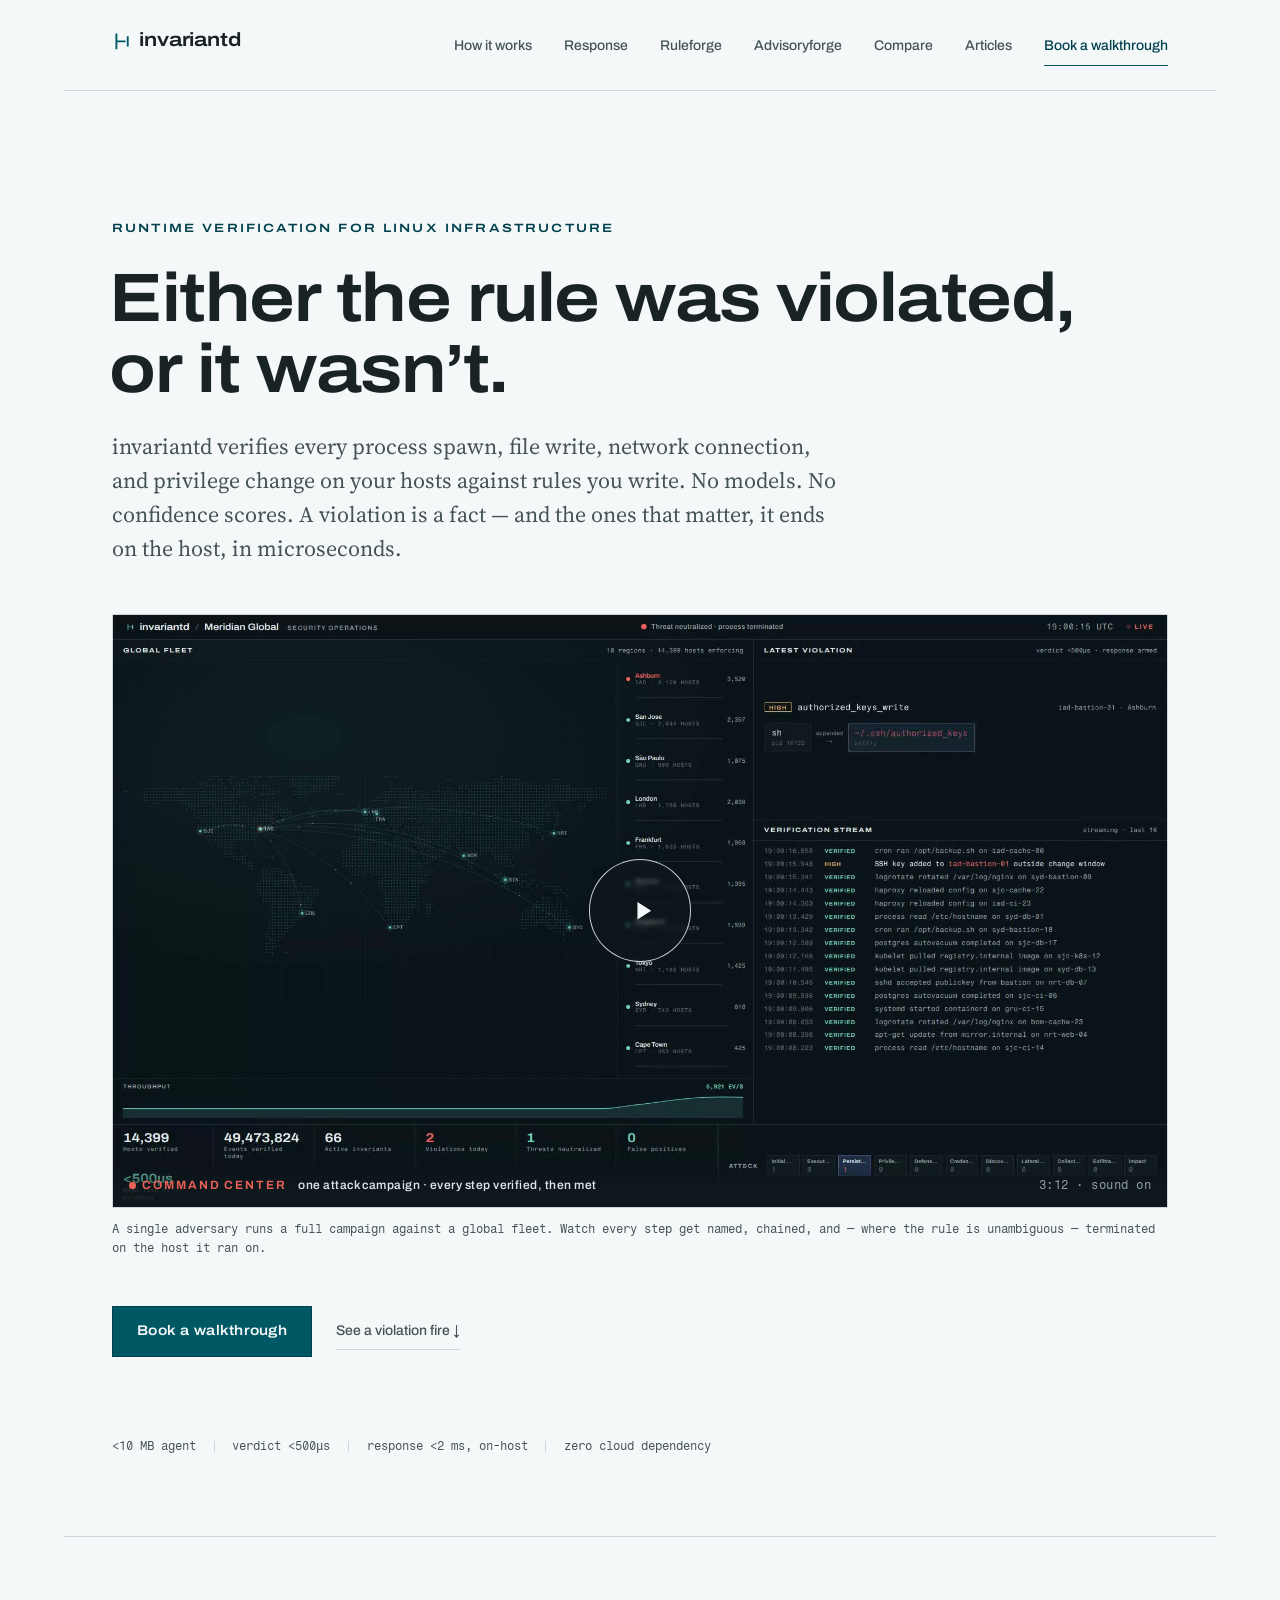
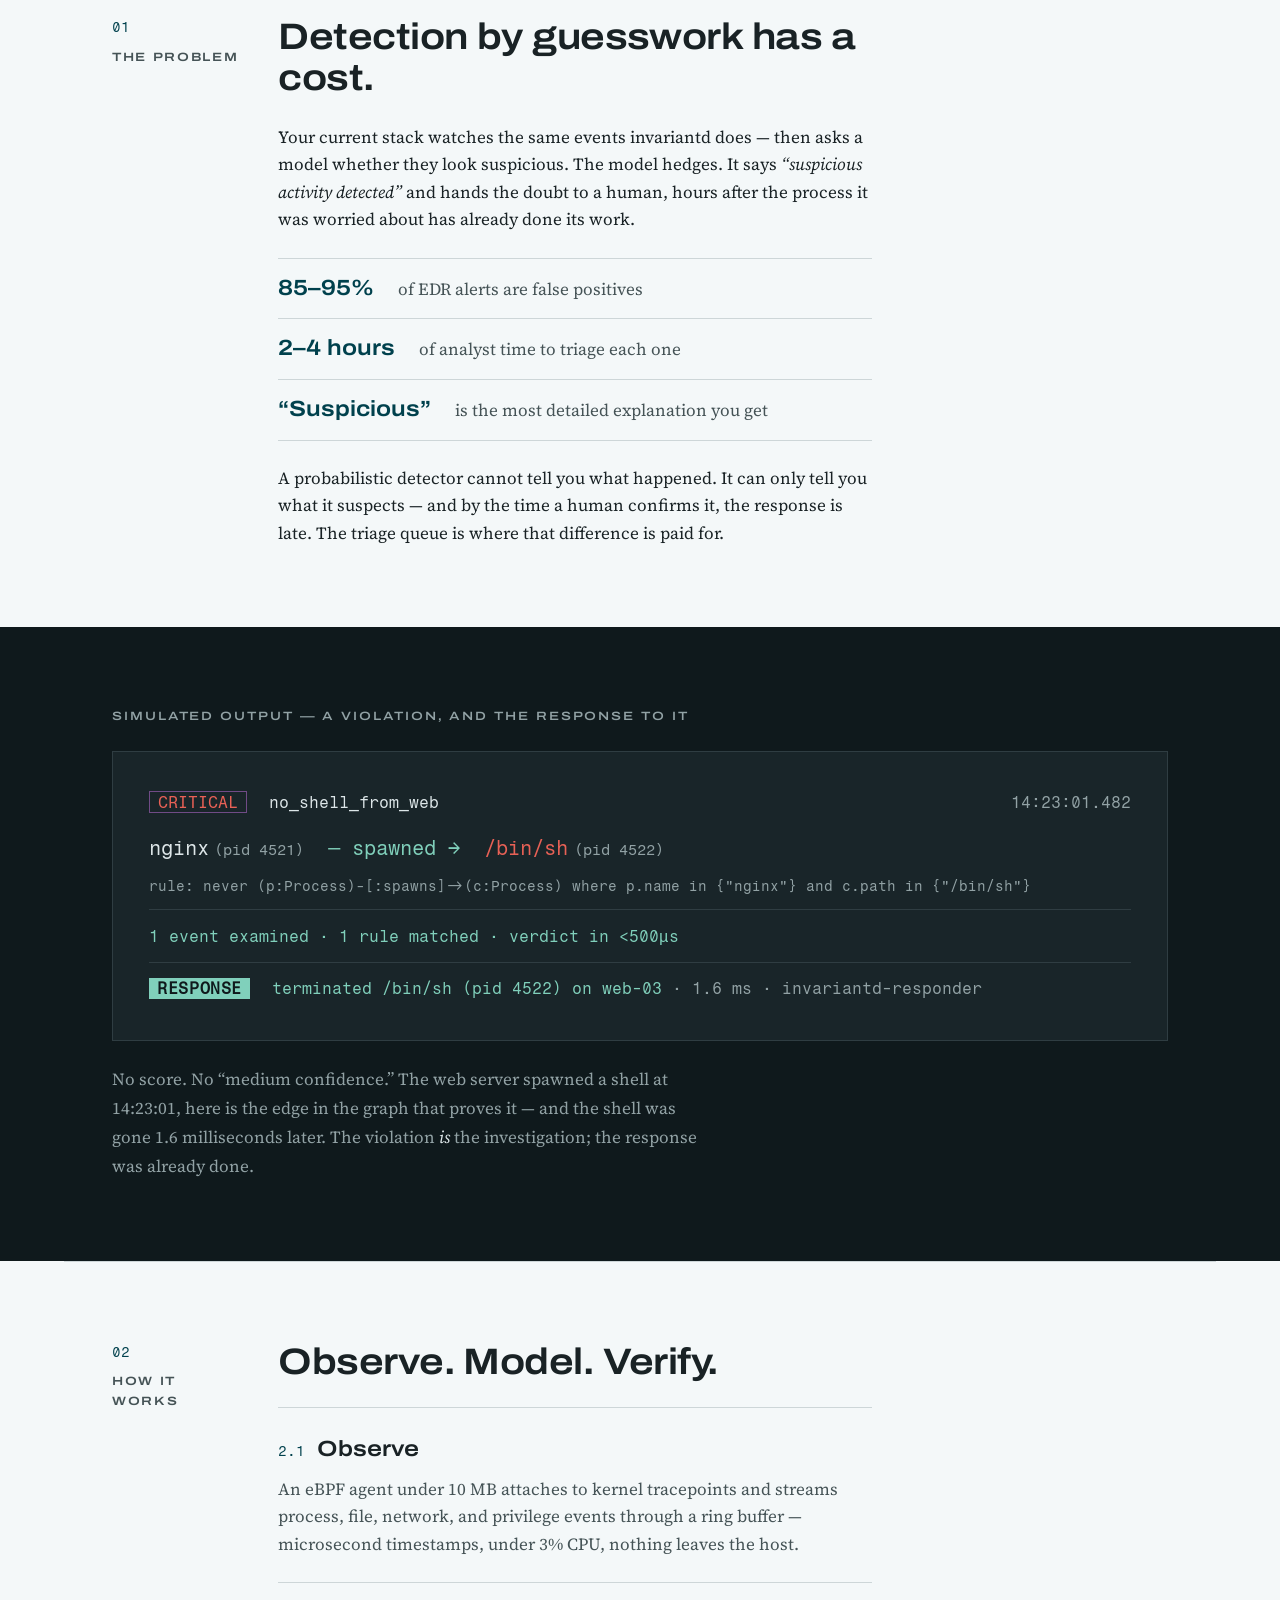
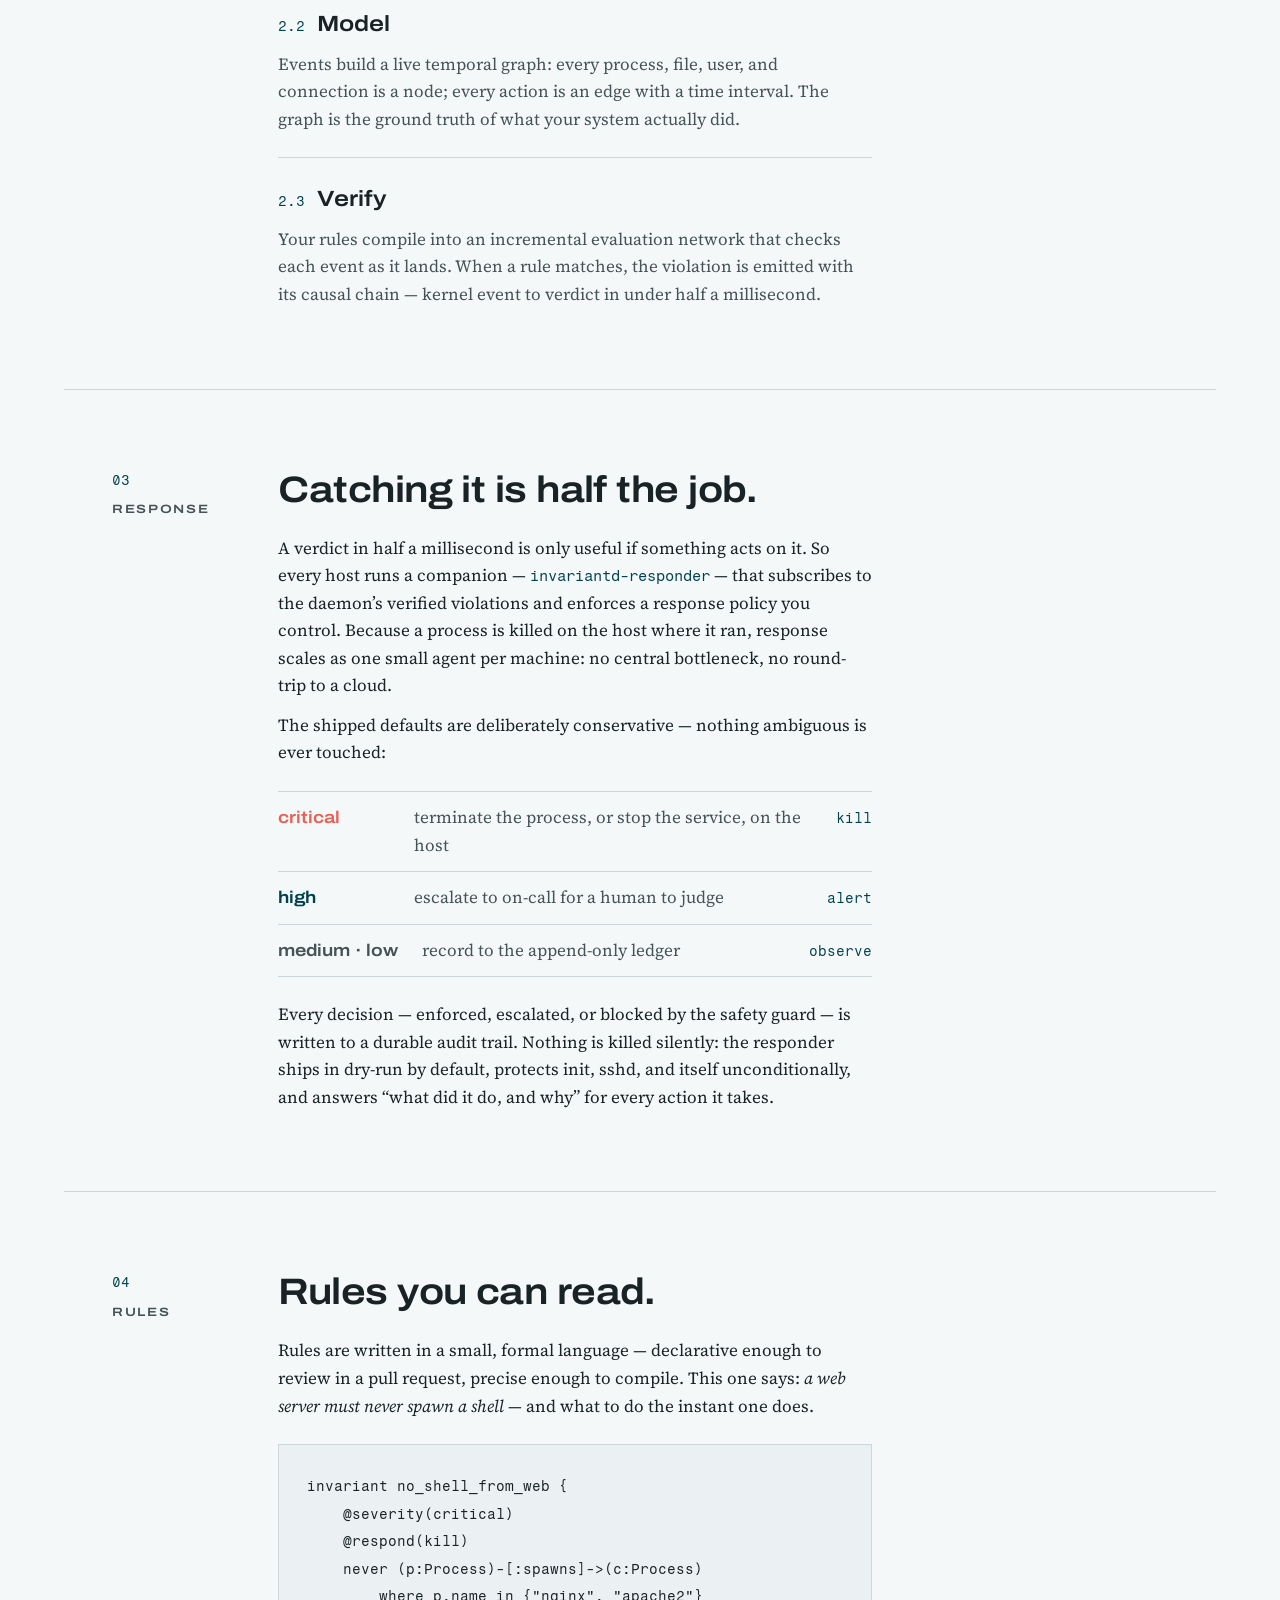
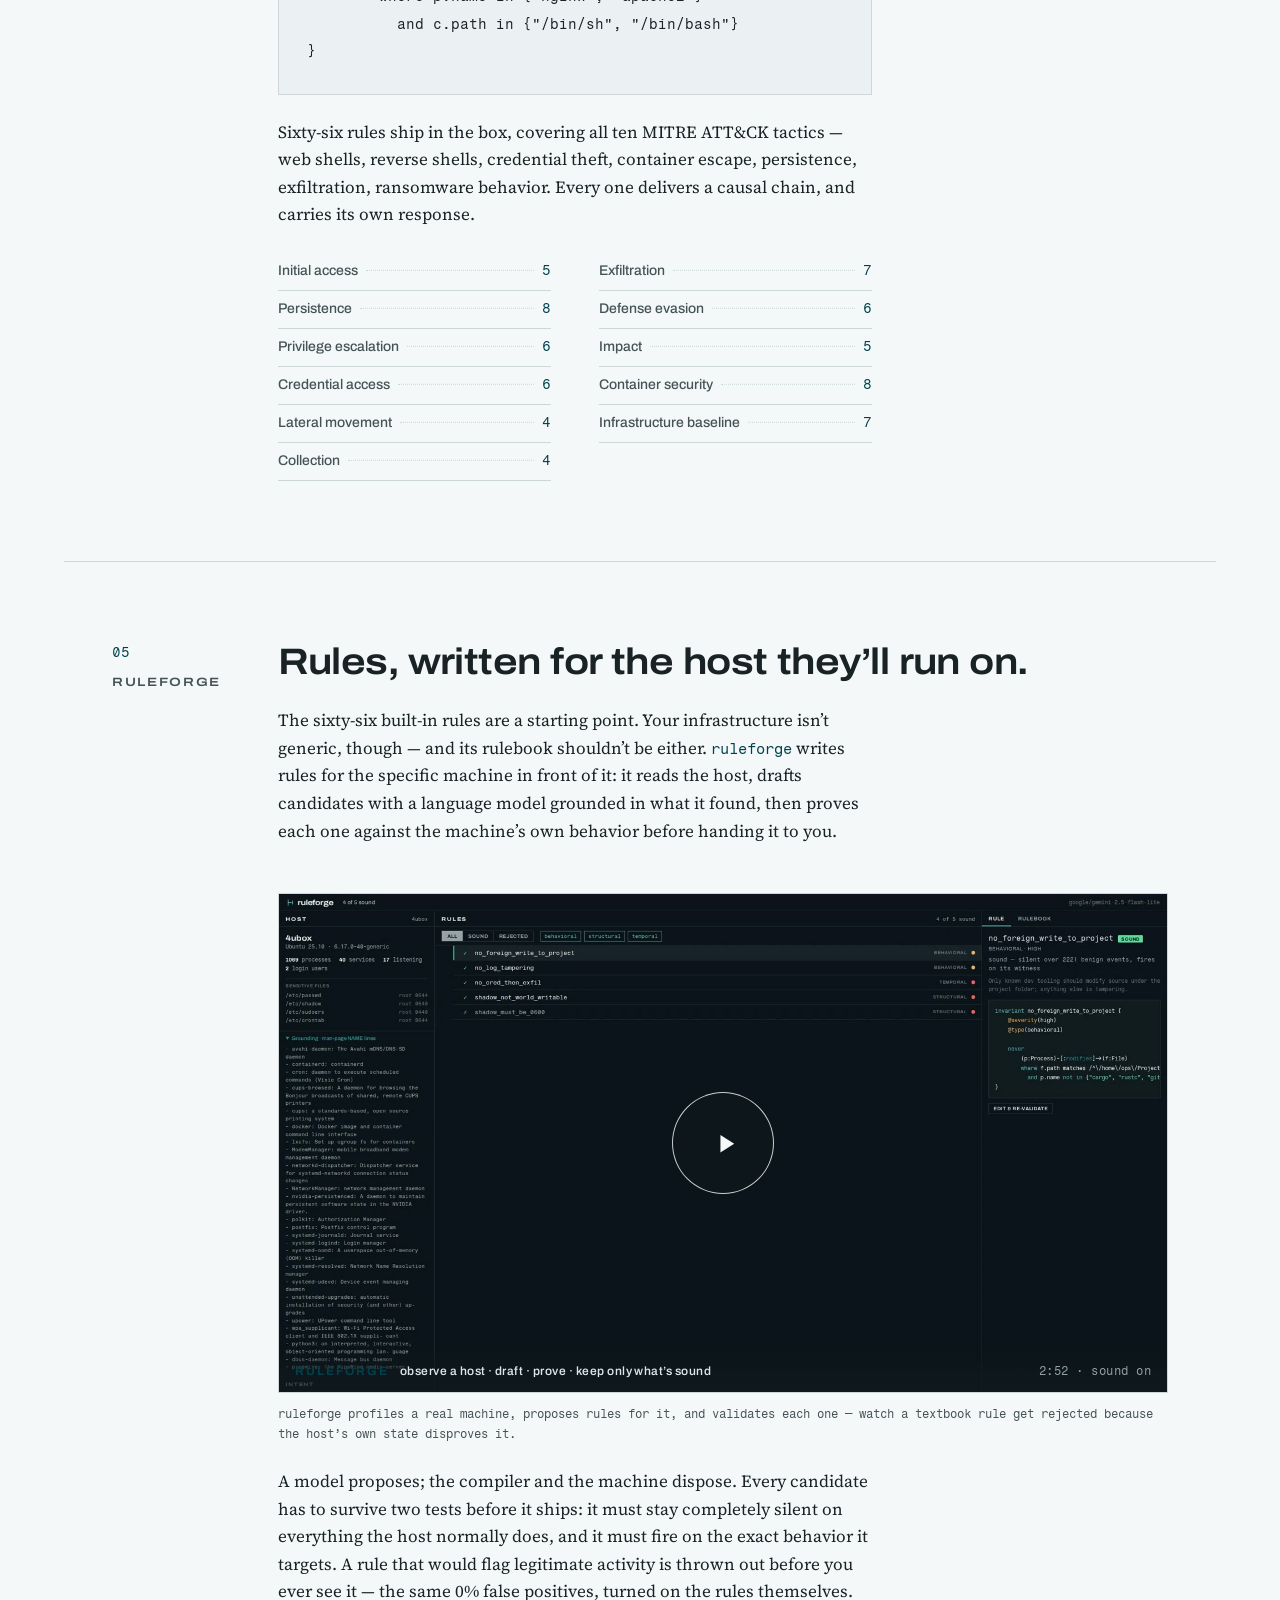
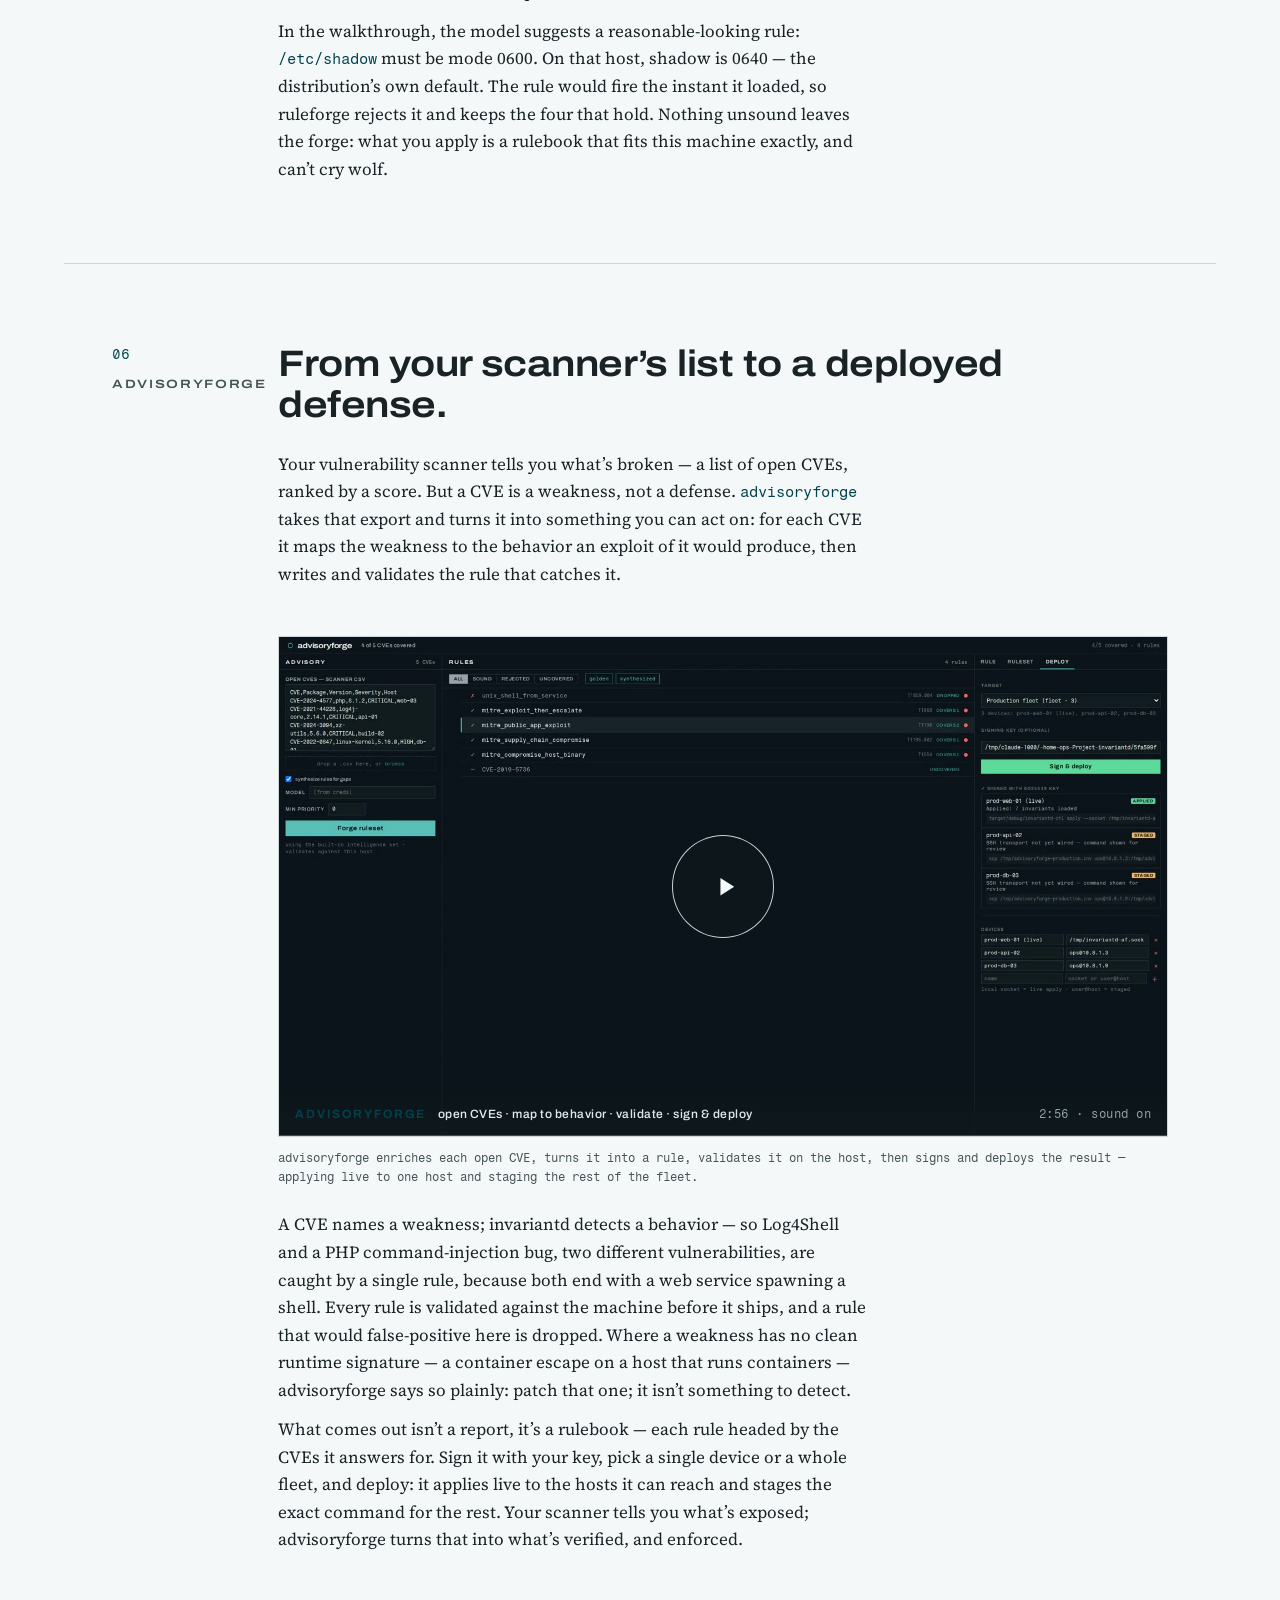
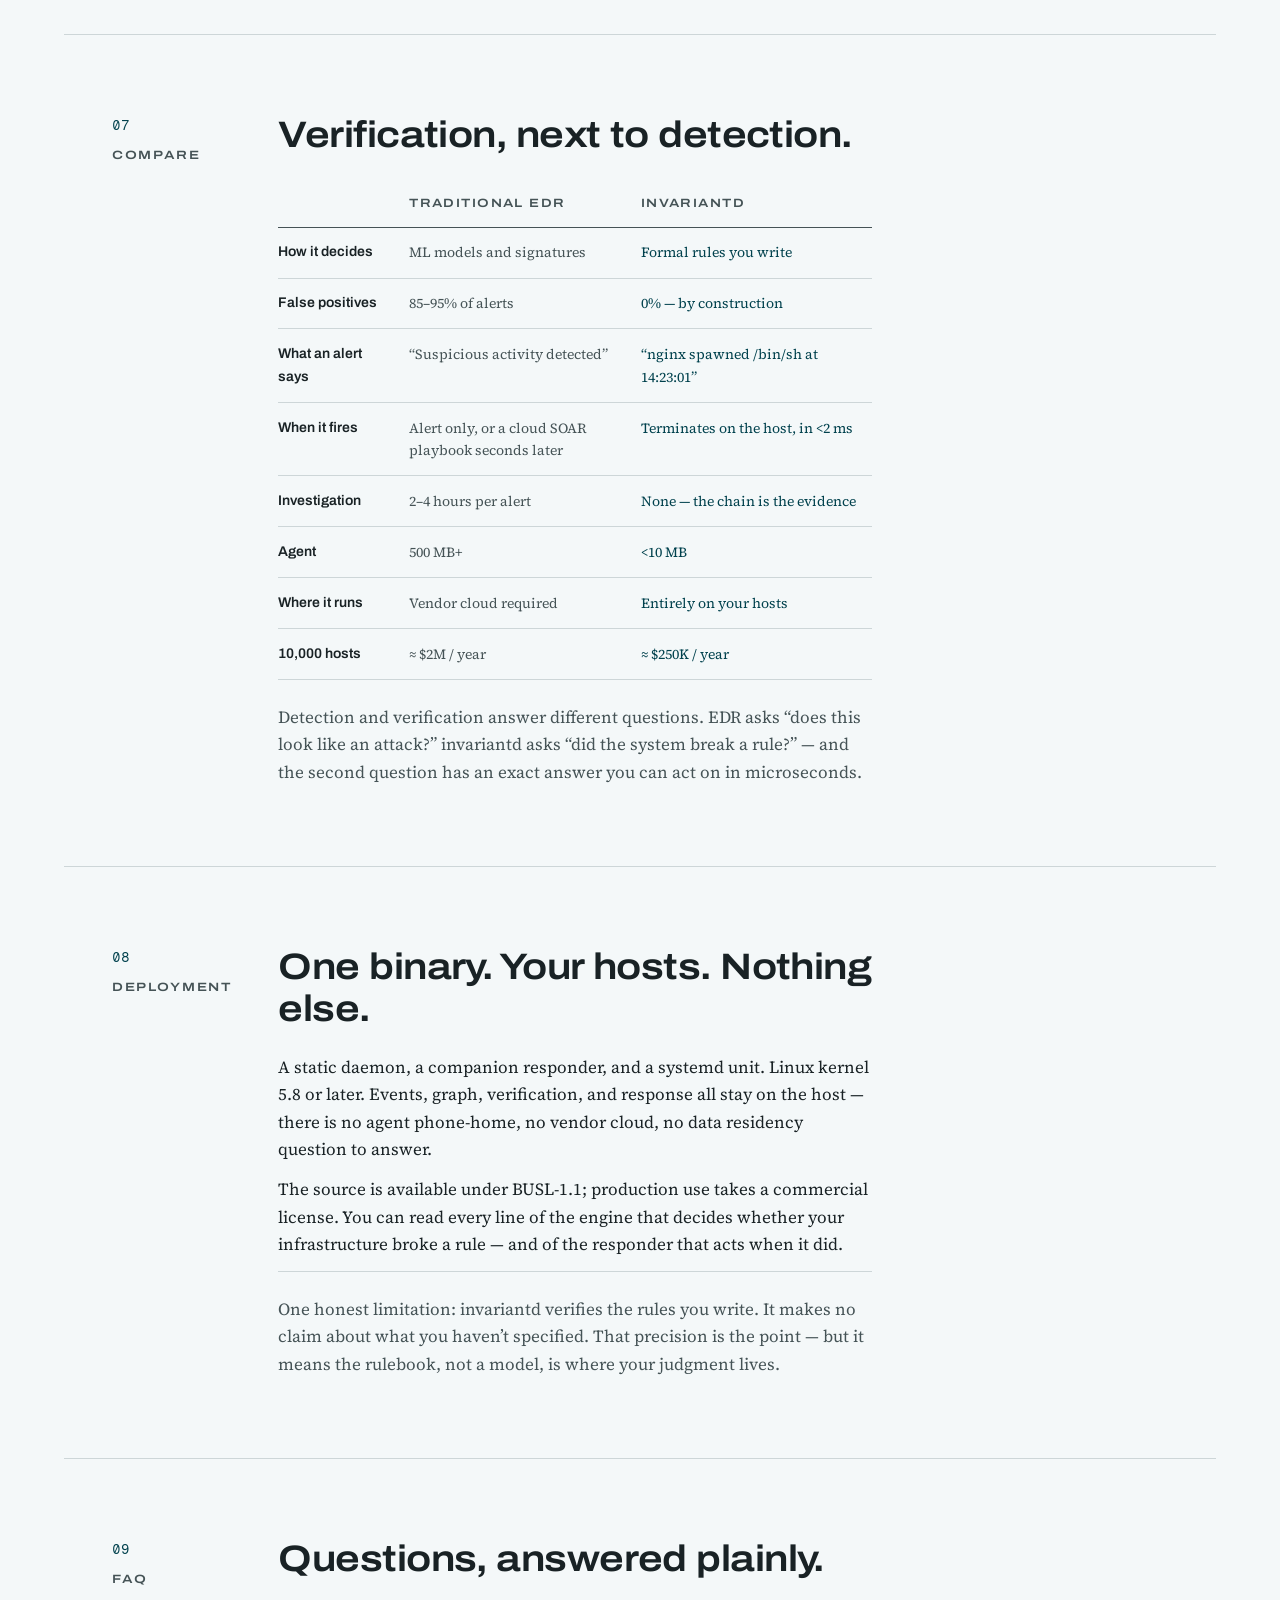
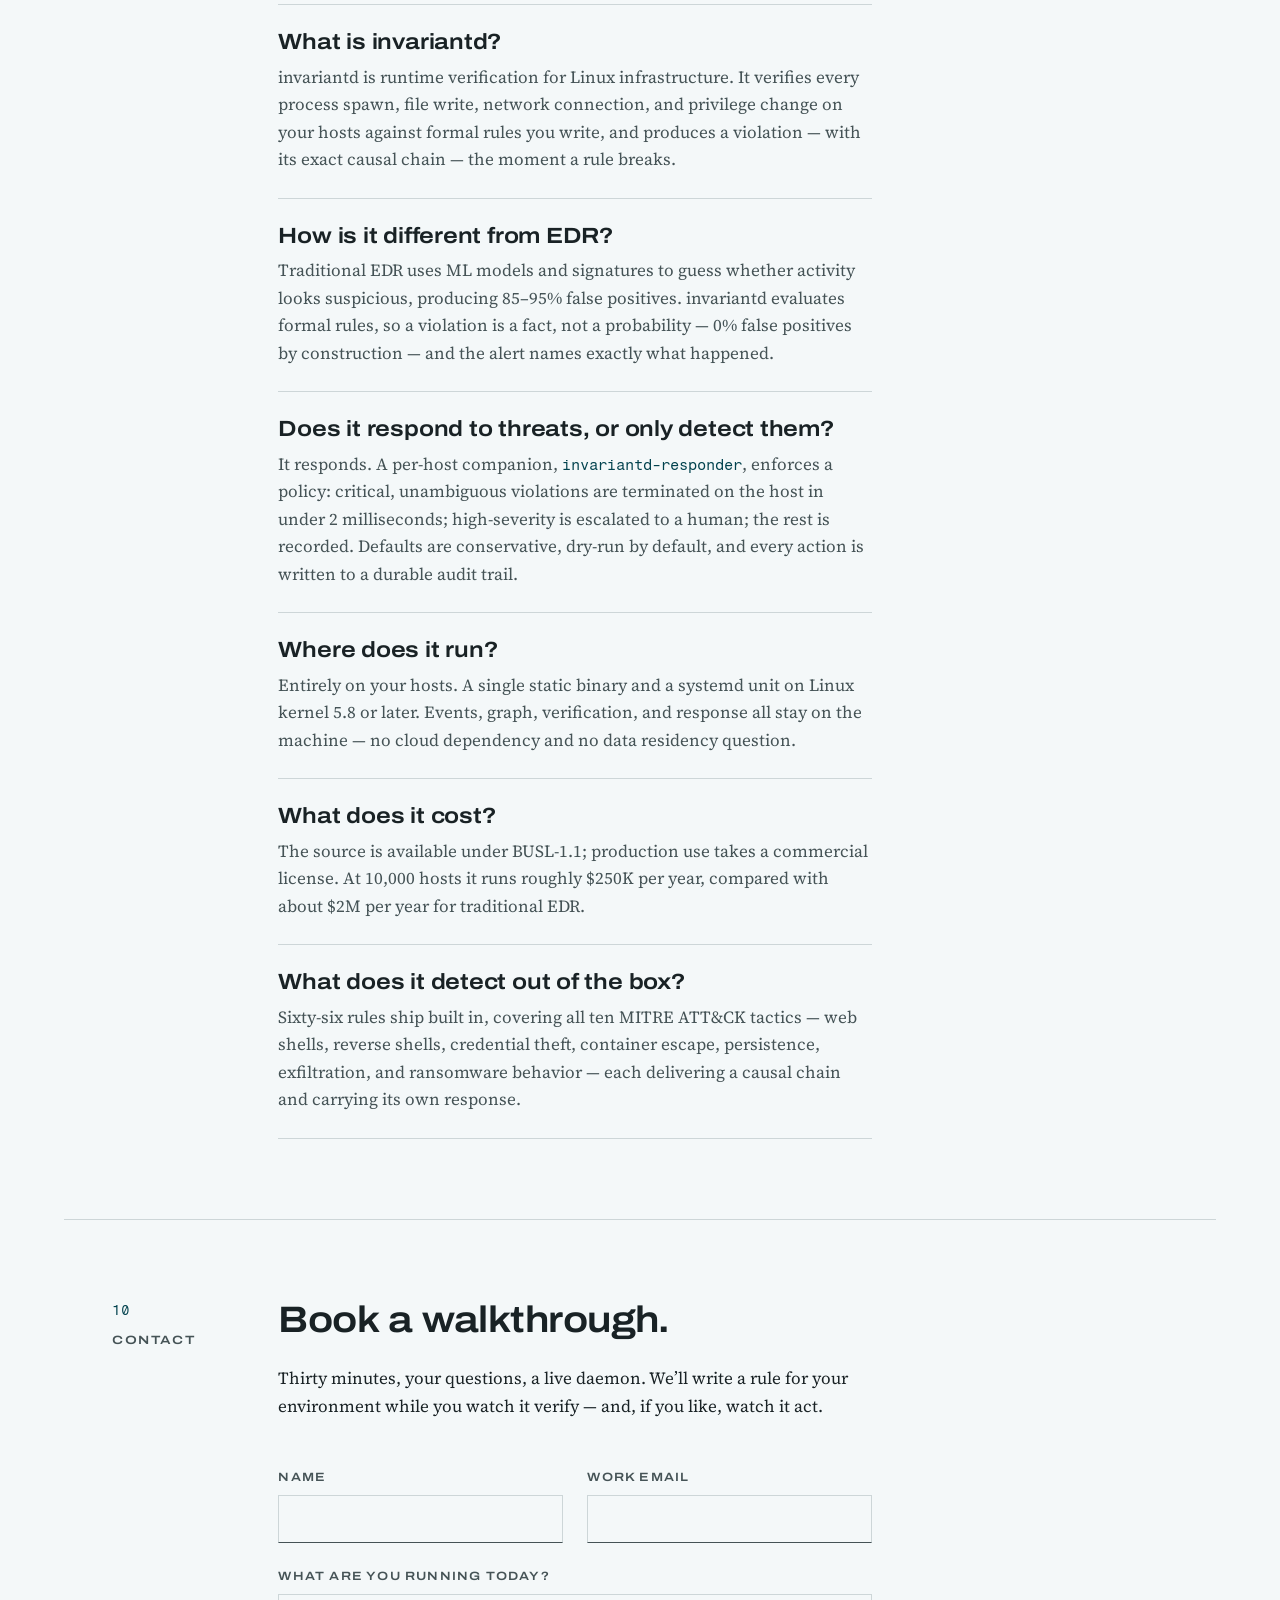
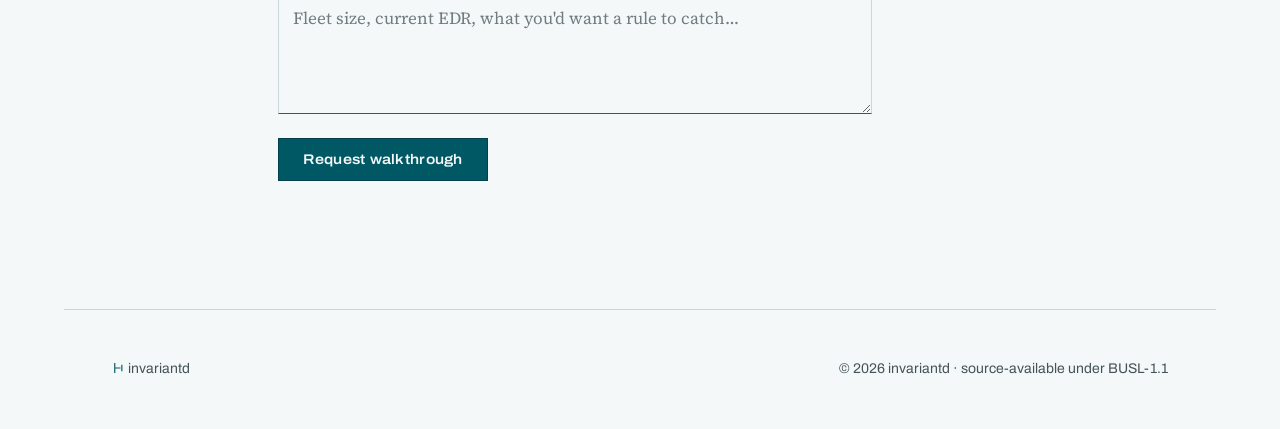
<file: site/index.html>
<!doctype html>
<html lang="en">
<head>
  <meta charset="utf-8">
  <meta name="viewport" content="width=device-width, initial-scale=1">
  <title>invariantd — Either the rule was violated, or it wasn't.</title>
  <meta name="description" content="Runtime verification for Linux infrastructure. invariantd verifies every event on your hosts against rules you write — 0% false positives by design — and terminates the critical ones on the host, in microseconds. Every violation arrives with its exact causal chain.">
  <link rel="canonical" href="https://invariantd.com/">
  <meta name="robots" content="index, follow, max-image-preview:large, max-snippet:-1, max-video-preview:-1">
  <meta name="author" content="invariantd">
  <meta name="keywords" content="runtime verification, EDR alternative, eBPF security, Linux security, formal rules, zero false positives, active response, MITRE ATT&CK, causal chain, invariantd">
  <meta name="theme-color" content="#f7f9f9">
  <meta property="og:type" content="website">
  <meta property="og:site_name" content="invariantd">
  <meta property="og:locale" content="en_US">
  <meta property="og:url" content="https://invariantd.com/">
  <meta property="og:title" content="invariantd — Either the rule was violated, or it wasn't.">
  <meta property="og:description" content="Runtime verification for Linux infrastructure. Formal rules, 0% false positives by design — and the critical violations end on the host, in microseconds.">
  <meta property="og:image" content="https://invariantd.com/og.jpg">
  <meta property="og:image:type" content="image/jpeg">
  <meta property="og:image:width" content="1200">
  <meta property="og:image:height" content="630">
  <meta property="og:image:alt" content="invariantd command center — a global fleet under a live attack campaign, every step verified and neutralized on the host.">
  <meta name="twitter:card" content="summary_large_image">
  <meta name="twitter:title" content="invariantd — Either the rule was violated, or it wasn't.">
  <meta name="twitter:description" content="Runtime verification for Linux infrastructure. Formal rules, 0% false positives by design — and the critical violations end on the host, in microseconds.">
  <meta name="twitter:image" content="https://invariantd.com/og.jpg">
  <meta name="twitter:image:alt" content="invariantd command center — a global fleet under a live attack campaign.">
  <link rel="icon" href="data:image/svg+xml,%3Csvg xmlns='http://www.w3.org/2000/svg' viewBox='0 0 32 32'%3E%3Crect width='32' height='32' rx='4' fill='%23244e5c'/%3E%3Cpath d='M10 8v16M10 16h9M23 11v10' stroke='%23f2f6f6' stroke-width='2.8' fill='none' stroke-linecap='square'/%3E%3C/svg%3E">
  <link rel="apple-touch-icon" href="/logo.png">
  <link rel="preload" as="image" href="media/poster.jpg" fetchpriority="high">
  <link rel="preconnect" href="https://fonts.googleapis.com">
  <link rel="preconnect" href="https://fonts.gstatic.com" crossorigin>
  <link href="https://fonts.googleapis.com/css2?family=Archivo:wdth,wght@100..125,400..750&family=Fragment+Mono:ital@0;1&family=Source+Serif+4:ital,opsz,wght@0,8..60,400..600;1,8..60,400..600&display=swap" rel="stylesheet">
  <link rel="stylesheet" href="css/main.css">
  <script type="application/ld+json">
  {
    "@context": "https://schema.org",
    "@graph": [
      {
        "@type": "Organization",
        "@id": "https://invariantd.com/#organization",
        "name": "invariantd",
        "url": "https://invariantd.com/",
        "logo": { "@type": "ImageObject", "url": "https://invariantd.com/logo.png", "width": 512, "height": 512 },
        "description": "Runtime verification for Linux infrastructure — formal rules, 0% false positives by construction, and microsecond on-host response."
      },
      {
        "@type": "WebSite",
        "@id": "https://invariantd.com/#website",
        "url": "https://invariantd.com/",
        "name": "invariantd",
        "inLanguage": "en",
        "publisher": { "@id": "https://invariantd.com/#organization" }
      },
      {
        "@type": "WebPage",
        "@id": "https://invariantd.com/#webpage",
        "url": "https://invariantd.com/",
        "name": "invariantd — Either the rule was violated, or it wasn't.",
        "isPartOf": { "@id": "https://invariantd.com/#website" },
        "about": { "@id": "https://invariantd.com/#software" },
        "primaryImageOfPage": "https://invariantd.com/og.jpg",
        "inLanguage": "en",
        "description": "Runtime verification for Linux infrastructure. Formal rules, 0% false positives by construction, and microsecond on-host response — every violation delivered with its causal chain."
      },
      {
        "@type": "SoftwareApplication",
        "@id": "https://invariantd.com/#software",
        "name": "invariantd",
        "applicationCategory": "SecurityApplication",
        "applicationSubCategory": "Runtime verification / EDR alternative",
        "operatingSystem": "Linux (kernel 5.8+)",
        "url": "https://invariantd.com/",
        "description": "invariantd verifies every process spawn, file write, network connection, and privilege change on your Linux hosts against formal rules you write, produces a violation with its exact causal chain the moment a rule breaks, and terminates the critical ones on the host in under 2 milliseconds. 0% false positives by construction.",
        "featureList": [
          "Formal rule-based verification — 0% false positives by construction",
          "Live temporal event graph built from eBPF kernel events",
          "Exact causal chain delivered with every violation",
          "On-host active response: terminate, stop service, escalate, or record in under 2 ms",
          "66 built-in rules across all 10 MITRE ATT&CK tactics",
          "Under 10 MB agent, under 3% CPU, verdict in under 500 microseconds",
          "Runs entirely on-host, no cloud dependency"
        ],
        "offers": {
          "@type": "Offer",
          "price": "0",
          "priceCurrency": "USD",
          "description": "Source-available under BUSL-1.1; a commercial license is required for production use."
        },
        "publisher": { "@id": "https://invariantd.com/#organization" }
      },
      {
        "@type": "VideoObject",
        "@id": "https://invariantd.com/#film",
        "name": "invariantd — the command center",
        "description": "A single adversary runs a full campaign against a global fleet. Every step is named, chained, and — where the rule is unambiguous — terminated on the host it ran on.",
        "thumbnailUrl": "https://invariantd.com/media/poster.jpg",
        "contentUrl": "https://invariantd.com/media/invariantd-demo.mp4",
        "uploadDate": "2026-07-15",
        "duration": "PT3M12S",
        "inLanguage": "en",
        "publisher": { "@id": "https://invariantd.com/#organization" }
      },
      {
        "@type": "VideoObject",
        "@id": "https://invariantd.com/#ruleforge-film",
        "name": "ruleforge — rules written and proven for a specific host",
        "description": "ruleforge profiles a live Linux host, drafts candidate rules with a language model grounded in what it observed, then validates each one against the machine's own behavior — emitting only rules that stay silent on normal activity and fire on the threat they target. 0% false positives, applied to the rules themselves.",
        "thumbnailUrl": "https://invariantd.com/media/ruleforge-poster.jpg",
        "contentUrl": "https://invariantd.com/media/ruleforge-demo.mp4",
        "uploadDate": "2026-07-16",
        "duration": "PT2M52S",
        "inLanguage": "en",
        "publisher": { "@id": "https://invariantd.com/#organization" }
      },
      {
        "@type": "VideoObject",
        "@id": "https://invariantd.com/#advisoryforge-film",
        "name": "advisoryforge — open CVEs into a validated, deployed ruleset",
        "description": "advisoryforge takes a vulnerability scanner's open-CVE export, maps each weakness to the runtime behavior an exploit produces, writes and validates a rule against the host, and then signs the ruleset and deploys it — applying live to a device and staging the rest of the fleet.",
        "thumbnailUrl": "https://invariantd.com/media/advisoryforge-poster.jpg",
        "contentUrl": "https://invariantd.com/media/advisoryforge-demo.mp4",
        "uploadDate": "2026-07-16",
        "duration": "PT2M56S",
        "inLanguage": "en",
        "publisher": { "@id": "https://invariantd.com/#organization" }
      },
      {
        "@type": "FAQPage",
        "@id": "https://invariantd.com/#faq",
        "mainEntity": [
          {
            "@type": "Question",
            "name": "What is invariantd?",
            "acceptedAnswer": { "@type": "Answer", "text": "invariantd is runtime verification for Linux infrastructure. It verifies every process spawn, file write, network connection, and privilege change on your hosts against formal rules you write, and produces a violation — with its exact causal chain — the moment a rule breaks." }
          },
          {
            "@type": "Question",
            "name": "How is invariantd different from EDR?",
            "acceptedAnswer": { "@type": "Answer", "text": "Traditional EDR uses machine-learning models and signatures to guess whether activity looks suspicious, producing 85–95% false positives. invariantd evaluates formal rules, so a violation is a fact, not a probability — 0% false positives by construction — and the alert names exactly what happened." }
          },
          {
            "@type": "Question",
            "name": "Does invariantd respond to threats or only detect them?",
            "acceptedAnswer": { "@type": "Answer", "text": "It responds. A per-host companion, invariantd-responder, enforces a policy: critical, unambiguous violations are terminated on the host in under 2 milliseconds; high-severity is escalated to a human; the rest is recorded. Defaults are conservative, dry-run by default, and every action is written to a durable audit trail." }
          },
          {
            "@type": "Question",
            "name": "Where does invariantd run?",
            "acceptedAnswer": { "@type": "Answer", "text": "Entirely on your hosts. A single static binary and a systemd unit on Linux kernel 5.8 or later. Events, graph, verification, and response all stay on the machine — no cloud dependency and no data residency question." }
          },
          {
            "@type": "Question",
            "name": "What does invariantd cost?",
            "acceptedAnswer": { "@type": "Answer", "text": "The source is available under BUSL-1.1; production use takes a commercial license. At 10,000 hosts it runs roughly $250K per year, compared with about $2M per year for traditional EDR." }
          },
          {
            "@type": "Question",
            "name": "What does invariantd detect out of the box?",
            "acceptedAnswer": { "@type": "Answer", "text": "Sixty-six rules ship built in, covering all ten MITRE ATT&CK tactics — web shells, reverse shells, credential theft, container escape, persistence, exfiltration, and ransomware behavior — each delivering a causal chain and carrying its own response." }
          }
        ]
      }
    ]
  }
  </script>
</head>
<body>

<header class="masthead">
  <a class="wordmark" href="/" aria-label="invariantd home">
    <svg class="wordmark-glyph" viewBox="0 0 32 32" aria-hidden="true"><path d="M7 5v22M7 16h13M25 9.5v13" stroke="currentColor" stroke-width="3" fill="none" stroke-linecap="square"/></svg>
    invariantd
  </a>
  <nav class="masthead-nav" aria-label="Sections">
    <a href="#how-it-works">How it works</a>
    <a href="#response">Response</a>
    <a href="#ruleforge">Ruleforge</a>
    <a href="#advisoryforge">Advisoryforge</a>
    <a href="#compare">Compare</a>
    <a href="/articles/">Articles</a>
    <a class="nav-cta" href="#contact">Book a walkthrough</a>
  </nav>
</header>

<main>

  <!-- ── Hero ─────────────────────────────────────────── -->
  <section class="hero">
    <p class="kicker">Runtime verification for Linux infrastructure</p>
    <h1>Either the rule was violated,<br>or it wasn&rsquo;t.</h1>
    <p class="lede">invariantd verifies every process spawn, file write, network connection,
    and privilege change on your hosts against rules you write. No models. No confidence
    scores. A violation is a fact — and the ones that matter, it ends on the host,
    in microseconds.</p>

    <figure class="hero-film">
      <div class="film-frame" data-film>
        <video class="film-video" poster="media/poster.jpg" preload="none" playsinline
               aria-label="invariantd command center — one attack campaign, verified and neutralized in real time">
          <source src="media/invariantd-demo.mp4" type="video/mp4">
        </video>
        <button class="film-play" type="button" data-play aria-label="Play the film — 3 minutes, with sound">
          <svg viewBox="0 0 24 24" aria-hidden="true"><path d="M8 5v14l11-7z"/></svg>
        </button>
        <div class="film-badge" aria-hidden="true">
          <span class="film-live">Command center</span>
          <span>one attack campaign · every step verified, then met</span>
          <span class="film-run">3:12 · sound on</span>
        </div>
      </div>
      <figcaption class="film-caption">A single adversary runs a full campaign against a global fleet. Watch every step get named, chained, and — where the rule is unambiguous — terminated on the host it ran on.</figcaption>
    </figure>

    <div class="hero-actions">
      <a class="button" href="#contact">Book a walkthrough</a>
      <a class="quiet-link" href="#violation">See a violation fire&nbsp;&darr;</a>
    </div>
    <p class="hero-facts" aria-label="Key figures">
      <span>&lt;10&nbsp;MB agent</span>
      <span>verdict &lt;500&mu;s</span>
      <span>response &lt;2&nbsp;ms, on-host</span>
      <span>zero cloud dependency</span>
    </p>
  </section>

  <!-- ── 01 The problem ───────────────────────────────── -->
  <section class="doc-section" id="problem">
    <div class="rail"><span class="rail-no">01</span><span class="rail-label">The problem</span></div>
    <div class="doc-body">
      <h2>Detection by guesswork has a cost.</h2>
      <p>Your current stack watches the same events invariantd does — then asks a model
      whether they look suspicious. The model hedges. It says <em>&ldquo;suspicious
      activity detected&rdquo;</em> and hands the doubt to a human, hours after the
      process it was worried about has already done its work.</p>
      <dl class="figures">
        <div><dt>85–95%</dt><dd>of EDR alerts are false positives</dd></div>
        <div><dt>2–4 hours</dt><dd>of analyst time to triage each one</dd></div>
        <div><dt>&ldquo;Suspicious&rdquo;</dt><dd>is the most detailed explanation you get</dd></div>
      </dl>
      <p>A probabilistic detector cannot tell you what happened. It can only tell you
      what it suspects — and by the time a human confirms it, the response is late.
      The triage queue is where that difference is paid for.</p>
    </div>
  </section>

  <!-- ── The violation (dark readout band) ────────────── -->
  <section class="readout" id="violation" aria-label="Example violation output">
    <div class="readout-inner">
      <p class="readout-caption">Simulated output — a violation, and the response to it</p>
      <div class="readout-screen" data-chain>
        <p class="ro-line ro-head"><span class="ro-sev">CRITICAL</span> <span class="ro-name">no_shell_from_web</span> <span class="ro-ts">14:23:01.482</span></p>
        <p class="ro-line ro-chain">
          <span class="chain-node">nginx<span class="chain-pid">(pid 4521)</span></span>
          <span class="chain-edge">─ spawned →</span>
          <span class="chain-node chain-hot">/bin/sh<span class="chain-pid">(pid 4522)</span></span>
        </p>
        <p class="ro-line ro-rule">rule: never (p:Process)-[:spawns]-&gt;(c:Process) where p.name in {"nginx"} and c.path in {"/bin/sh"}</p>
        <p class="ro-line ro-verdict">1 event examined &middot; 1 rule matched &middot; verdict in &lt;500&mu;s</p>
        <p class="ro-line ro-response"><span class="ro-resp-tag">RESPONSE</span> terminated /bin/sh (pid 4522) on web-03 <span class="ro-resp-lat">&middot; 1.6&nbsp;ms &middot; invariantd-responder</span></p>
      </div>
      <p class="readout-note">No score. No &ldquo;medium confidence.&rdquo; The web server spawned a shell
      at 14:23:01, here is the edge in the graph that proves it — and the shell was gone
      1.6&nbsp;milliseconds later. The violation <em>is</em> the investigation;
      the response was already done.</p>
    </div>
  </section>

  <!-- ── 02 How it works ──────────────────────────────── -->
  <section class="doc-section" id="how-it-works">
    <div class="rail"><span class="rail-no">02</span><span class="rail-label">How it works</span></div>
    <div class="doc-body">
      <h2>Observe. Model. Verify.</h2>
      <ol class="spec-list">
        <li>
          <h3><span class="spec-no">2.1</span> Observe</h3>
          <p>An eBPF agent under 10&nbsp;MB attaches to kernel tracepoints and streams
          process, file, network, and privilege events through a ring buffer —
          microsecond timestamps, under 3% CPU, nothing leaves the host.</p>
        </li>
        <li>
          <h3><span class="spec-no">2.2</span> Model</h3>
          <p>Events build a live temporal graph: every process, file, user, and
          connection is a node; every action is an edge with a time interval. The
          graph is the ground truth of what your system actually did.</p>
        </li>
        <li>
          <h3><span class="spec-no">2.3</span> Verify</h3>
          <p>Your rules compile into an incremental evaluation network that checks each
          event as it lands. When a rule matches, the violation is emitted with its
          causal chain — kernel event to verdict in under half a millisecond.</p>
        </li>
      </ol>
    </div>
  </section>

  <!-- ── 03 Response ──────────────────────────────────── -->
  <section class="doc-section" id="response">
    <div class="rail"><span class="rail-no">03</span><span class="rail-label">Response</span></div>
    <div class="doc-body">
      <h2>Catching it is half the job.</h2>
      <p>A verdict in half a millisecond is only useful if something acts on it. So every
      host runs a companion — <span class="mono-inline">invariantd-responder</span> — that
      subscribes to the daemon&rsquo;s verified violations and enforces a response policy
      you control. Because a process is killed on the host where it ran, response scales
      as one small agent per machine: no central bottleneck, no round-trip to a cloud.</p>
      <p>The shipped defaults are deliberately conservative — nothing ambiguous is ever
      touched:</p>
      <div class="policy">
        <div class="policy-row"><span class="policy-sev is-critical">critical</span><span class="policy-act">terminate the process, or stop the service, on the host</span><span class="policy-kw">kill</span></div>
        <div class="policy-row"><span class="policy-sev is-high">high</span><span class="policy-act">escalate to on-call for a human to judge</span><span class="policy-kw">alert</span></div>
        <div class="policy-row"><span class="policy-sev is-low">medium · low</span><span class="policy-act">record to the append-only ledger</span><span class="policy-kw">observe</span></div>
      </div>
      <p>Every decision — enforced, escalated, or blocked by the safety guard — is written
      to a durable audit trail. Nothing is killed silently: the responder ships in
      dry-run by default, protects init, sshd, and itself unconditionally, and answers
      &ldquo;what did it do, and why&rdquo; for every action it takes.</p>
    </div>
  </section>

  <!-- ── 04 Rules ─────────────────────────────────────── -->
  <section class="doc-section" id="rules">
    <div class="rail"><span class="rail-no">04</span><span class="rail-label">Rules</span></div>
    <div class="doc-body">
      <h2>Rules you can read.</h2>
      <p>Rules are written in a small, formal language — declarative enough to review in
      a pull request, precise enough to compile. This one says: <em>a web server must
      never spawn a shell</em> — and what to do the instant one does.</p>
      <pre class="rule-block"><code>invariant no_shell_from_web {
    @severity(critical)
    @respond(kill)
    never (p:Process)-[:spawns]-&gt;(c:Process)
        where p.name in {"nginx", "apache2"}
          and c.path in {"/bin/sh", "/bin/bash"}
}</code></pre>
      <p>Sixty-six rules ship in the box, covering all ten MITRE ATT&amp;CK tactics — web
      shells, reverse shells, credential theft, container escape, persistence,
      exfiltration, ransomware behavior. Every one delivers a causal chain, and carries
      its own response.</p>
      <ul class="tactic-index" aria-label="Built-in rule coverage by category">
        <li><span>Initial access</span><span class="ti-count">5</span></li>
        <li><span>Persistence</span><span class="ti-count">8</span></li>
        <li><span>Privilege escalation</span><span class="ti-count">6</span></li>
        <li><span>Credential access</span><span class="ti-count">6</span></li>
        <li><span>Lateral movement</span><span class="ti-count">4</span></li>
        <li><span>Collection</span><span class="ti-count">4</span></li>
        <li><span>Exfiltration</span><span class="ti-count">7</span></li>
        <li><span>Defense evasion</span><span class="ti-count">6</span></li>
        <li><span>Impact</span><span class="ti-count">5</span></li>
        <li><span>Container security</span><span class="ti-count">8</span></li>
        <li><span>Infrastructure baseline</span><span class="ti-count">7</span></li>
      </ul>
    </div>
  </section>

  <!-- ── 05 Ruleforge ─────────────────────────────────── -->
  <section class="doc-section" id="ruleforge">
    <div class="rail"><span class="rail-no">05</span><span class="rail-label">Ruleforge</span></div>
    <div class="doc-body forge-body">
      <h2>Rules, written for the host they&rsquo;ll run on.</h2>
      <p>The sixty-six built-in rules are a starting point. Your infrastructure
      isn&rsquo;t generic, though — and its rulebook shouldn&rsquo;t be either.
      <span class="mono-inline">ruleforge</span> writes rules for the specific
      machine in front of it: it reads the host, drafts candidates with a language
      model grounded in what it found, then proves each one against the
      machine&rsquo;s own behavior before handing it to you.</p>

      <figure class="forge-film">
        <div class="film-frame" data-film>
          <video class="film-video" poster="media/ruleforge-poster.jpg" preload="none" playsinline
                 aria-label="ruleforge — observing a host, drafting rules, and keeping only the ones it can prove sound">
            <source src="media/ruleforge-demo.mp4" type="video/mp4">
          </video>
          <button class="film-play" type="button" data-play aria-label="Play the ruleforge walkthrough — three minutes, with sound">
            <svg viewBox="0 0 24 24" aria-hidden="true"><path d="M8 5v14l11-7z"/></svg>
          </button>
          <div class="film-badge" aria-hidden="true">
            <span class="film-tag">Ruleforge</span>
            <span>observe a host &middot; draft &middot; prove &middot; keep only what&rsquo;s sound</span>
            <span class="film-run">2:52 &middot; sound on</span>
          </div>
        </div>
        <figcaption class="film-caption">ruleforge profiles a real machine, proposes rules for it, and validates each one — watch a textbook rule get rejected because the host&rsquo;s own state disproves it.</figcaption>
      </figure>

      <p>A model proposes; the compiler and the machine dispose. Every candidate has
      to survive two tests before it ships: it must stay completely silent on
      everything the host normally does, and it must fire on the exact behavior it
      targets. A rule that would flag legitimate activity is thrown out before you
      ever see it — the same 0% false positives, turned on the rules themselves.</p>

      <p>In the walkthrough, the model suggests a reasonable-looking rule:
      <span class="mono-inline">/etc/shadow</span> must be mode 0600. On that host,
      shadow is 0640 — the distribution&rsquo;s own default. The rule would fire the
      instant it loaded, so ruleforge rejects it and keeps the four that hold.
      Nothing unsound leaves the forge: what you apply is a rulebook that fits this
      machine exactly, and can&rsquo;t cry wolf.</p>
    </div>
  </section>

  <!-- ── 06 Advisoryforge ─────────────────────────────── -->
  <section class="doc-section" id="advisoryforge">
    <div class="rail"><span class="rail-no">06</span><span class="rail-label">Advisoryforge</span></div>
    <div class="doc-body forge-body">
      <h2>From your scanner&rsquo;s list to a deployed defense.</h2>
      <p>Your vulnerability scanner tells you what&rsquo;s broken — a list of open
      CVEs, ranked by a score. But a CVE is a weakness, not a defense.
      <span class="mono-inline">advisoryforge</span> takes that export and turns it
      into something you can act on: for each CVE it maps the weakness to the
      behavior an exploit of it would produce, then writes and validates the rule
      that catches it.</p>

      <figure class="forge-film">
        <div class="film-frame" data-film>
          <video class="film-video" poster="media/advisoryforge-poster.jpg" preload="none" playsinline
                 aria-label="advisoryforge — turning a scanner's open CVEs into a validated ruleset, signed and deployed to a fleet">
            <source src="media/advisoryforge-demo.mp4" type="video/mp4">
          </video>
          <button class="film-play" type="button" data-play aria-label="Play the advisoryforge walkthrough — three minutes, with sound">
            <svg viewBox="0 0 24 24" aria-hidden="true"><path d="M8 5v14l11-7z"/></svg>
          </button>
          <div class="film-badge" aria-hidden="true">
            <span class="film-tag">Advisoryforge</span>
            <span>open CVEs &middot; map to behavior &middot; validate &middot; sign &amp; deploy</span>
            <span class="film-run">2:56 &middot; sound on</span>
          </div>
        </div>
        <figcaption class="film-caption">advisoryforge enriches each open CVE, turns it into a rule, validates it on the host, then signs and deploys the result — applying live to one host and staging the rest of the fleet.</figcaption>
      </figure>

      <p>A CVE names a weakness; invariantd detects a behavior — so Log4Shell and a
      PHP command-injection bug, two different vulnerabilities, are caught by a single
      rule, because both end with a web service spawning a shell. Every rule is
      validated against the machine before it ships, and a rule that would
      false-positive here is dropped. Where a weakness has no clean runtime signature
      — a container escape on a host that runs containers — advisoryforge says so
      plainly: patch that one; it isn&rsquo;t something to detect.</p>

      <p>What comes out isn&rsquo;t a report, it&rsquo;s a rulebook — each rule headed
      by the CVEs it answers for. Sign it with your key, pick a single device or a
      whole fleet, and deploy: it applies live to the hosts it can reach and stages
      the exact command for the rest. Your scanner tells you what&rsquo;s exposed;
      advisoryforge turns that into what&rsquo;s verified, and enforced.</p>
    </div>
  </section>

  <!-- ── 07 Compare ───────────────────────────────────── -->
  <section class="doc-section" id="compare">
    <div class="rail"><span class="rail-no">07</span><span class="rail-label">Compare</span></div>
    <div class="doc-body">
      <h2>Verification, next to detection.</h2>
      <table class="compare">
        <thead>
          <tr><th scope="col"></th><th scope="col">Traditional EDR</th><th scope="col">invariantd</th></tr>
        </thead>
        <tbody>
          <tr><th scope="row">How it decides</th><td>ML models and signatures</td><td>Formal rules you write</td></tr>
          <tr><th scope="row">False positives</th><td>85–95% of alerts</td><td>0% — by construction</td></tr>
          <tr><th scope="row">What an alert says</th><td>&ldquo;Suspicious activity detected&rdquo;</td><td>&ldquo;nginx spawned /bin/sh at 14:23:01&rdquo;</td></tr>
          <tr><th scope="row">When it fires</th><td>Alert only, or a cloud SOAR playbook seconds later</td><td>Terminates on the host, in &lt;2 ms</td></tr>
          <tr><th scope="row">Investigation</th><td>2–4 hours per alert</td><td>None — the chain is the evidence</td></tr>
          <tr><th scope="row">Agent</th><td>500&nbsp;MB+</td><td>&lt;10&nbsp;MB</td></tr>
          <tr><th scope="row">Where it runs</th><td>Vendor cloud required</td><td>Entirely on your hosts</td></tr>
          <tr><th scope="row">10,000 hosts</th><td>&asymp;&nbsp;$2M / year</td><td>&asymp;&nbsp;$250K / year</td></tr>
        </tbody>
      </table>
      <p class="table-note">Detection and verification answer different questions. EDR asks
      &ldquo;does this look like an attack?&rdquo; invariantd asks &ldquo;did the system break a rule?&rdquo;
      — and the second question has an exact answer you can act on in microseconds.</p>
    </div>
  </section>

  <!-- ── 08 Deployment ────────────────────────────────── -->
  <section class="doc-section" id="deployment">
    <div class="rail"><span class="rail-no">08</span><span class="rail-label">Deployment</span></div>
    <div class="doc-body">
      <h2>One binary. Your hosts. Nothing else.</h2>
      <p>A static daemon, a companion responder, and a systemd unit. Linux kernel 5.8 or
      later. Events, graph, verification, and response all stay on the host — there is no
      agent phone-home, no vendor cloud, no data residency question to answer.</p>
      <p>The source is available under BUSL-1.1; production use takes a commercial
      license. You can read every line of the engine that decides whether your
      infrastructure broke a rule — and of the responder that acts when it did.</p>
      <p class="candor">One honest limitation: invariantd verifies the rules you write. It
      makes no claim about what you haven&rsquo;t specified. That precision is the point —
      but it means the rulebook, not a model, is where your judgment lives.</p>
    </div>
  </section>

  <!-- ── 09 FAQ ───────────────────────────────────────── -->
  <section class="doc-section" id="faq">
    <div class="rail"><span class="rail-no">09</span><span class="rail-label">FAQ</span></div>
    <div class="doc-body">
      <h2>Questions, answered plainly.</h2>
      <dl class="faq">
        <div class="faq-item">
          <dt>What is invariantd?</dt>
          <dd>invariantd is runtime verification for Linux infrastructure. It verifies every process spawn, file write, network connection, and privilege change on your hosts against formal rules you write, and produces a violation — with its exact causal chain — the moment a rule breaks.</dd>
        </div>
        <div class="faq-item">
          <dt>How is it different from EDR?</dt>
          <dd>Traditional EDR uses ML models and signatures to guess whether activity looks suspicious, producing 85–95% false positives. invariantd evaluates formal rules, so a violation is a fact, not a probability — 0% false positives by construction — and the alert names exactly what happened.</dd>
        </div>
        <div class="faq-item">
          <dt>Does it respond to threats, or only detect them?</dt>
          <dd>It responds. A per-host companion, <span class="mono-inline">invariantd-responder</span>, enforces a policy: critical, unambiguous violations are terminated on the host in under 2 milliseconds; high-severity is escalated to a human; the rest is recorded. Defaults are conservative, dry-run by default, and every action is written to a durable audit trail.</dd>
        </div>
        <div class="faq-item">
          <dt>Where does it run?</dt>
          <dd>Entirely on your hosts. A single static binary and a systemd unit on Linux kernel 5.8 or later. Events, graph, verification, and response all stay on the machine — no cloud dependency and no data residency question.</dd>
        </div>
        <div class="faq-item">
          <dt>What does it cost?</dt>
          <dd>The source is available under BUSL-1.1; production use takes a commercial license. At 10,000 hosts it runs roughly $250K per year, compared with about $2M per year for traditional EDR.</dd>
        </div>
        <div class="faq-item">
          <dt>What does it detect out of the box?</dt>
          <dd>Sixty-six rules ship built in, covering all ten MITRE ATT&amp;CK tactics — web shells, reverse shells, credential theft, container escape, persistence, exfiltration, and ransomware behavior — each delivering a causal chain and carrying its own response.</dd>
        </div>
      </dl>
    </div>
  </section>

  <!-- ── 10 Contact ───────────────────────────────────── -->
  <section class="doc-section contact" id="contact">
    <div class="rail"><span class="rail-no">10</span><span class="rail-label">Contact</span></div>
    <div class="doc-body">
      <h2>Book a walkthrough.</h2>
      <p>Thirty minutes, your questions, a live daemon. We&rsquo;ll write a rule for your
      environment while you watch it verify — and, if you like, watch it act.</p>
      <form class="contact-form" action="https://api.web3forms.com/submit" method="POST" data-contact>
        <input type="hidden" name="access_key" value="f1e4c2c5-9b66-44f5-b9b1-c6d460e45b7c">
        <input type="hidden" name="subject" value="Walkthrough request — invariantd.com">
        <input type="checkbox" name="botcheck" class="botcheck" tabindex="-1" autocomplete="off" aria-hidden="true">
        <div class="field-row">
          <label>Name
            <input type="text" name="name" required autocomplete="name">
          </label>
          <label>Work email
            <input type="email" name="email" required autocomplete="email">
          </label>
        </div>
        <label>What are you running today?
          <textarea name="message" rows="4" placeholder="Fleet size, current EDR, what you'd want a rule to catch&hellip;"></textarea>
        </label>
        <div class="form-actions">
          <button class="button" type="submit">Request walkthrough</button>
          <p class="form-status" role="status" aria-live="polite"></p>
        </div>
      </form>
    </div>
  </section>

</main>

<footer class="colophon">
  <p><svg class="wordmark-glyph" viewBox="0 0 32 32" aria-hidden="true"><path d="M7 5v22M7 16h13M25 9.5v13" stroke="currentColor" stroke-width="3" fill="none" stroke-linecap="square"/></svg> invariantd</p>
  <p>&copy; 2026 invariantd &middot; source-available under BUSL-1.1</p>
</footer>

<script src="js/main.js" defer></script>
</body>
</html>
</file>
<file: site/css/main.css>
/* invariantd.com — metrology-document light theme
   Type: Archivo (labels/headings, semi-expanded) · Source Serif 4 (prose) · Fragment Mono (data)
   Palette: paper/ink tinted toward teal (hue 210), one teal accent, signal red reserved
   for the violation readout. */

:root {
  /* primitives */
  --paper:        oklch(0.977 0.005 210);
  --paper-raise:  oklch(0.955 0.007 210);
  --ink:          oklch(0.245 0.014 220);
  --ink-soft:     oklch(0.43 0.018 215);
  --hairline:     oklch(0.87 0.010 210);
  --accent:       oklch(0.42 0.078 210);
  --accent-deep:  oklch(0.34 0.070 212);
  --accent-wash:  oklch(0.93 0.018 208);

  /* dark readout band */
  --slab:         oklch(0.205 0.016 222);
  --slab-raise:   oklch(0.255 0.018 220);
  --slab-line:    oklch(0.35 0.02 218);
  --slab-text:    oklch(0.92 0.010 210);
  --slab-dim:     oklch(0.70 0.018 212);
  --signal:       oklch(0.66 0.17 27);
  --verify:       oklch(0.80 0.085 175);

  /* type */
  --font-label: "Archivo", "Helvetica Neue", sans-serif;
  --font-body:  "Source Serif 4", Georgia, serif;
  --font-mono:  "Fragment Mono", "Courier New", monospace;

  --text-xs:   0.75rem;
  --text-sm:   0.875rem;
  --text-base: 1.0625rem;
  --text-lg:   1.375rem;
  --text-xl:   clamp(1.6rem, 1.1rem + 1.7vw, 2.3rem);
  --text-hero: clamp(2.35rem, 1.4rem + 3.6vw, 4.35rem);

  /* space (4pt scale) */
  --sp-xs: 0.5rem;
  --sp-sm: 0.75rem;
  --sp-md: 1.5rem;
  --sp-lg: 3rem;
  --sp-xl: 5rem;
  --sp-2xl: clamp(5rem, 4rem + 5vw, 9rem);

  --measure: 66ch;
  --ease-out: cubic-bezier(0.22, 1, 0.36, 1);
}

* { box-sizing: border-box; margin: 0; }

html { scroll-behavior: smooth; }

body {
  background: var(--paper);
  color: var(--ink);
  font-family: var(--font-body);
  font-size: var(--text-base);
  line-height: 1.62;
  font-kerning: normal;
  -webkit-font-smoothing: antialiased;
}

::selection { background: var(--accent-wash); color: var(--accent-deep); }

/* ── shared shell width ─────────────────────────────── */
.masthead, .hero, .doc-section, .readout-inner, .colophon {
  max-width: 72rem;
  margin-inline: auto;
  padding-inline: clamp(1.25rem, 4vw, 3rem);
}

/* ── masthead ───────────────────────────────────────── */
.masthead {
  display: flex;
  align-items: baseline;
  justify-content: space-between;
  gap: var(--sp-md);
  padding-block: var(--sp-md);
  border-bottom: 1px solid var(--hairline);
}

.wordmark {
  font-family: var(--font-label);
  font-stretch: 118%;
  font-weight: 650;
  font-size: 1.2rem;
  letter-spacing: -0.01em;
  color: var(--ink);
  text-decoration: none;
  display: inline-flex;
  align-items: center;
  gap: 0.45rem;
}

.wordmark-glyph { width: 1.05em; height: 1.05em; color: var(--accent); translate: 0 0.12em; }

.masthead-nav {
  display: flex;
  gap: clamp(1rem, 2.5vw, 2.25rem);
  align-items: baseline;
  font-family: var(--font-label);
  font-size: var(--text-sm);
  font-weight: 500;
}

.masthead-nav a {
  color: var(--ink-soft);
  text-decoration: none;
  padding-block: 0.5rem; /* tap target */
}
.masthead-nav a:hover { color: var(--ink); }

.nav-cta {
  color: var(--accent-deep) !important;
  border-bottom: 1px solid var(--accent);
}
.nav-cta:hover { border-bottom-width: 2px; }

/* ── hero ───────────────────────────────────────────── */
.hero { padding-block: var(--sp-2xl) var(--sp-xl); }

.kicker {
  font-family: var(--font-label);
  font-stretch: 122%;
  font-size: var(--text-xs);
  font-weight: 600;
  letter-spacing: 0.18em;
  text-transform: uppercase;
  color: var(--accent-deep);
  margin-bottom: var(--sp-md);
}

h1 {
  font-family: var(--font-label);
  font-stretch: 114%;
  font-weight: 640;
  font-size: var(--text-hero);
  line-height: 1.04;
  letter-spacing: -0.022em;
  max-width: 22ch;
  margin-left: -0.04em; /* optical */
}

.lede {
  max-width: var(--measure);
  font-size: var(--text-lg);
  line-height: 1.55;
  color: var(--ink-soft);
  margin-top: var(--sp-md);
}

.hero-actions {
  display: flex;
  align-items: center;
  gap: var(--sp-md);
  margin-top: var(--sp-lg);
}

.button {
  font-family: var(--font-label);
  font-stretch: 112%;
  font-weight: 600;
  font-size: var(--text-sm);
  letter-spacing: 0.02em;
  color: var(--paper);
  background: var(--accent);
  border: 1px solid var(--accent-deep);
  padding: 0.8rem 1.5rem;
  text-decoration: none;
  cursor: pointer;
  transition: background 150ms var(--ease-out);
}
.button:hover { background: var(--accent-deep); }
.button:focus-visible, a:focus-visible, input:focus-visible, textarea:focus-visible {
  outline: 2px solid var(--accent);
  outline-offset: 2px;
}

.quiet-link {
  font-family: var(--font-label);
  font-size: var(--text-sm);
  font-weight: 500;
  color: var(--ink-soft);
  text-decoration: none;
  border-bottom: 1px solid var(--hairline);
  padding-block: 0.4rem;
}
.quiet-link:hover { color: var(--ink); border-color: var(--ink-soft); }

.hero-facts {
  display: flex;
  flex-wrap: wrap;
  gap: 0.6rem 0;
  margin-top: var(--sp-xl);
  font-family: var(--font-mono);
  font-size: var(--text-xs);
  color: var(--ink-soft);
}
.hero-facts span { display: inline-flex; align-items: center; }
.hero-facts span + span::before {
  content: "";
  display: inline-block;
  width: 1px; height: 0.9em;
  background: var(--hairline);
  margin-inline: 1.1rem;
}

/* ── hero film ──────────────────────────────────────── */
.hero-film {
  margin: var(--sp-lg) 0 0;
  max-width: 100%;
}
.film-frame {
  position: relative;
  aspect-ratio: 16 / 9;
  background: var(--slab);
  border: 1px solid var(--hairline);
  overflow: hidden;
}
.film-video {
  display: block;
  width: 100%;
  height: 100%;
  object-fit: cover;
  background: var(--slab);
}
/* play affordance — a ruled instrument dial, not a glossy button */
.film-play {
  position: absolute;
  inset: 0;
  margin: auto;
  width: clamp(4.5rem, 8vw, 6.5rem);
  height: clamp(4.5rem, 8vw, 6.5rem);
  display: grid;
  place-items: center;
  border: 1px solid color-mix(in oklch, var(--paper) 82%, transparent);
  border-radius: 50%;
  background: color-mix(in oklch, var(--slab) 55%, transparent);
  backdrop-filter: blur(2px);
  cursor: pointer;
  transition: background 180ms var(--ease-out), border-color 180ms var(--ease-out), transform 180ms var(--ease-out);
}
.film-play svg { width: 34%; height: 34%; translate: 8% 0; fill: var(--paper); }
.film-play:hover {
  background: var(--accent);
  border-color: var(--accent);
  transform: scale(1.05);
}
.film-play:hover svg { fill: var(--paper); }
.film-badge {
  position: absolute;
  left: 0; bottom: 0;
  display: flex; align-items: center; gap: 0.7rem;
  padding: 0.7rem 1rem;
  font-family: var(--font-label);
  font-size: var(--text-xs);
  font-weight: 550;
  letter-spacing: 0.04em;
  color: var(--slab-text);
  background: linear-gradient(transparent, color-mix(in oklch, var(--slab) 78%, transparent) 60%);
  width: 100%;
  pointer-events: none;
}
.film-live {
  display: inline-flex; align-items: center; gap: 0.4rem;
  color: var(--signal); text-transform: uppercase; letter-spacing: 0.16em; font-weight: 650;
}
.film-live::before {
  content: ""; width: 0.42rem; height: 0.42rem; border-radius: 50%;
  background: var(--signal); animation: film-blink 1.6s steps(1) infinite;
}
.film-run { margin-left: auto; font-family: var(--font-mono); color: var(--slab-dim); }
@keyframes film-blink { 0%, 60% { opacity: 1; } 61%, 100% { opacity: 0.3; } }

.film-frame.is-playing .film-play,
.film-frame.is-playing .film-badge { opacity: 0; pointer-events: none; }
.film-frame.is-playing .film-video { object-fit: contain; background: #000; }

.film-caption {
  margin-top: var(--sp-sm);
  font-family: var(--font-mono);
  font-size: var(--text-xs);
  color: var(--ink-soft);
}

@media (prefers-reduced-motion: reduce) {
  .film-live::before { animation: none; }
}

/* ── document sections with margin rail ─────────────── */
.doc-section {
  display: grid;
  grid-template-columns: clamp(4.5rem, 10vw, 8rem) minmax(0, 1fr);
  column-gap: clamp(1.25rem, 3vw, 3rem);
  padding-block: var(--sp-xl);
  border-top: 1px solid var(--hairline);
}

.rail {
  font-family: var(--font-label);
  display: flex;
  flex-direction: column;
  gap: var(--sp-xs);
}

.rail-no {
  font-family: var(--font-mono);
  font-size: var(--text-sm);
  color: var(--accent-deep);
}

.rail-label {
  font-stretch: 122%;
  font-size: var(--text-xs);
  font-weight: 600;
  letter-spacing: 0.14em;
  text-transform: uppercase;
  color: var(--ink-soft);
}

.doc-body { min-width: 0; max-width: var(--measure); }

/* ── ruleforge: a wider film framed inside a doc body ── */
.forge-body { max-width: min(64rem, 100%); }
.forge-body > h2, .forge-body > p { max-width: var(--measure); }
.forge-film { margin: var(--sp-lg) 0 var(--sp-md); }
.film-tag {
  display: inline-flex; align-items: center; gap: 0.4rem;
  color: var(--accent-deep); text-transform: uppercase;
  letter-spacing: 0.16em; font-weight: 650;
}

h2 {
  font-family: var(--font-label);
  font-stretch: 114%;
  font-weight: 640;
  font-size: var(--text-xl);
  line-height: 1.12;
  letter-spacing: -0.015em;
  margin-bottom: var(--sp-md);
}

.doc-body p + p { margin-top: var(--sp-sm); }

em { font-style: italic; }

.mono-inline {
  font-family: var(--font-mono);
  font-size: 0.9em;
  color: var(--accent-deep);
}

/* figures — ruled definition rows, not stat tiles */
.figures {
  margin-block: var(--sp-md);
  border-top: 1px solid var(--hairline);
}
.figures > div {
  display: grid;
  grid-template-columns: minmax(9ch, max-content) 1fr;
  column-gap: var(--sp-md);
  align-items: baseline;
  padding-block: var(--sp-sm);
  border-bottom: 1px solid var(--hairline);
}
.figures dt {
  font-family: var(--font-label);
  font-stretch: 114%;
  font-weight: 640;
  font-size: var(--text-lg);
  font-variant-numeric: tabular-nums;
  color: var(--accent-deep);
}
.figures dd { color: var(--ink-soft); }

/* ── dark readout band ──────────────────────────────── */
.readout {
  background: var(--slab);
  color: var(--slab-text);
  padding-block: var(--sp-xl);
}

.readout-inner { display: grid; gap: var(--sp-md); }

.readout-caption {
  font-family: var(--font-label);
  font-stretch: 122%;
  font-size: var(--text-xs);
  font-weight: 550;
  letter-spacing: 0.16em;
  text-transform: uppercase;
  color: var(--slab-dim);
}

.readout-screen {
  background: var(--slab-raise);
  border: 1px solid var(--slab-line);
  padding: clamp(1.25rem, 3vw, 2.25rem);
  font-family: var(--font-mono);
  font-size: clamp(0.8rem, 0.72rem + 0.5vw, 1rem);
  line-height: 1.9;
  overflow-x: auto;
}

.ro-line { white-space: nowrap; }

.ro-sev {
  color: var(--signal);
  border: 1px solid color-mix(in oklch, var(--signal) 55%, var(--slab-raise));
  padding: 0.05em 0.5em;
  margin-right: 0.75em;
}
.ro-name { color: var(--slab-text); }
.ro-ts { color: var(--slab-dim); float: inline-end; }

.ro-chain {
  font-size: 1.25em;
  margin-block: 0.55em 0.35em;
}
.chain-node { color: var(--slab-text); }
.chain-hot { color: var(--signal); }
.chain-pid { color: var(--slab-dim); font-size: 0.75em; margin-left: 0.35em; }
.chain-edge { color: var(--verify); margin-inline: 0.6em; }

.ro-rule { color: var(--slab-dim); font-size: 0.85em; }
.ro-verdict {
  color: var(--verify);
  border-top: 1px solid var(--slab-line);
  margin-top: 0.6em;
  padding-top: 0.7em;
}

/* chain animation: each line reveals in sequence on scroll.
   Lines are hidden only once JS arms the observer (.anim-ready),
   so the readout is fully visible without JavaScript. */
[data-chain].anim-ready .ro-line {
  opacity: 0;
  transform: translateY(0.35rem);
}
[data-chain].is-live .ro-line {
  animation: ro-reveal 500ms var(--ease-out) forwards;
  animation-delay: calc(var(--i, 0) * 360ms);
}
@keyframes ro-reveal {
  to { opacity: 1; transform: none; }
}

/* response line inside the dark readout — the daemon acting */
.ro-response {
  color: var(--verify);
  border-top: 1px solid var(--slab-line);
  margin-top: 0.6em;
  padding-top: 0.7em;
}
.ro-response .ro-resp-tag {
  color: var(--slab);
  background: var(--verify);
  padding: 0.05em 0.5em;
  margin-right: 0.75em;
  font-weight: 600;
  letter-spacing: 0.04em;
}
.ro-response .ro-resp-lat { color: var(--slab-dim); }

.readout-note {
  max-width: var(--measure);
  color: var(--slab-dim);
  line-height: 1.7; /* light-on-dark breathing room */
}
.readout-note em { color: var(--slab-text); }

/* ── response policy (light) ────────────────────────── */
.policy {
  margin-block: var(--sp-md);
  border-top: 1px solid var(--hairline);
}
.policy-row {
  display: grid;
  grid-template-columns: minmax(7rem, max-content) 1fr max-content;
  align-items: baseline;
  column-gap: var(--sp-md);
  padding-block: var(--sp-sm);
  border-bottom: 1px solid var(--hairline);
}
.policy-sev {
  font-family: var(--font-label);
  font-stretch: 114%;
  font-weight: 640;
  font-size: var(--text-base);
}
.policy-sev.is-critical { color: var(--signal); }
.policy-sev.is-high     { color: var(--accent-deep); }
.policy-sev.is-low      { color: var(--ink-soft); }
.policy-act { color: var(--ink-soft); }
.policy-kw {
  font-family: var(--font-mono);
  font-size: var(--text-sm);
  color: var(--accent-deep);
}
.candor + .policy { margin-top: var(--sp-md); }

/* ── spec list (how it works) ───────────────────────── */
.spec-list {
  list-style: none;
  padding: 0;
  display: grid;
  gap: var(--sp-md);
  counter-reset: spec;
}
.spec-list li {
  border-top: 1px solid var(--hairline);
  padding-top: var(--sp-md);
}
.spec-list h3 {
  font-family: var(--font-label);
  font-stretch: 116%;
  font-weight: 620;
  font-size: var(--text-lg);
  margin-bottom: var(--sp-xs);
  display: flex;
  align-items: baseline;
  gap: 0.75rem;
}
.spec-no {
  font-family: var(--font-mono);
  font-size: var(--text-sm);
  font-weight: 400;
  color: var(--accent-deep);
}
.spec-list p { color: var(--ink-soft); }

/* ── rules section ──────────────────────────────────── */
.rule-block {
  margin-block: var(--sp-md);
  background: var(--paper-raise);
  border: 1px solid var(--hairline);
  padding: clamp(1rem, 2.5vw, 1.75rem);
  overflow-x: auto;
}
.rule-block code {
  font-family: var(--font-mono);
  font-variant-ligatures: none;
  font-size: 0.9rem;
  line-height: 1.75;
  color: var(--ink);
}

.tactic-index {
  list-style: none;
  padding: 0;
  margin-top: var(--sp-md);
  columns: 2;
  column-gap: var(--sp-lg);
}
.tactic-index li {
  display: flex;
  align-items: baseline;
  gap: 0.5rem;
  padding-block: 0.45rem;
  border-bottom: 1px solid var(--hairline);
  break-inside: avoid;
  font-family: var(--font-label);
  font-size: var(--text-sm);
  font-weight: 500;
  color: var(--ink-soft);
}
.tactic-index li::after { content: ""; order: 2; flex: 1; border-bottom: 1px dotted var(--hairline); translate: 0 -0.3em; }
.tactic-index li span:first-child { order: 1; }
.ti-count {
  order: 3;
  font-family: var(--font-mono);
  font-variant-numeric: tabular-nums;
  color: var(--accent-deep);
}

/* ── comparison table ───────────────────────────────── */
.compare {
  width: 100%;
  border-collapse: collapse;
  margin-block: var(--sp-md);
  font-size: var(--text-sm);
}
.compare th, .compare td {
  text-align: left;
  padding: 0.85rem 1rem 0.85rem 0;
  border-bottom: 1px solid var(--hairline);
  vertical-align: top;
}
.compare thead th {
  font-family: var(--font-label);
  font-stretch: 120%;
  font-size: var(--text-xs);
  font-weight: 600;
  letter-spacing: 0.12em;
  text-transform: uppercase;
  color: var(--ink-soft);
  border-bottom-color: var(--ink-soft);
}
.compare tbody th {
  font-family: var(--font-label);
  font-weight: 600;
  color: var(--ink);
  width: 22%;
}
.compare td { color: var(--ink-soft); width: 39%; }
.compare td:last-child { color: var(--accent-deep); }

.table-note, .candor { color: var(--ink-soft); }
.candor {
  margin-top: var(--sp-md);
  padding-top: var(--sp-md);
  border-top: 1px solid var(--hairline);
}

/* ── FAQ (ruled Q&A) ────────────────────────────────── */
.faq {
  margin-top: var(--sp-md);
  border-top: 1px solid var(--hairline);
}
.faq-item {
  padding-block: var(--sp-md);
  border-bottom: 1px solid var(--hairline);
}
.faq dt {
  font-family: var(--font-label);
  font-stretch: 114%;
  font-weight: 640;
  font-size: var(--text-lg);
  line-height: 1.2;
  letter-spacing: -0.01em;
  margin-bottom: var(--sp-xs);
}
.faq dd {
  color: var(--ink-soft);
  max-width: var(--measure);
}
.faq dd .mono-inline { font-size: 0.88em; }

/* ── contact form ───────────────────────────────────── */
.contact { padding-bottom: var(--sp-2xl); }

.contact-form { margin-top: var(--sp-lg); display: grid; gap: var(--sp-md); }

.botcheck { position: absolute; left: -9999px; }

.field-row {
  display: grid;
  grid-template-columns: repeat(auto-fit, minmax(240px, 1fr));
  gap: var(--sp-md);
}

.contact-form label {
  display: grid;
  gap: 0.45rem;
  font-family: var(--font-label);
  font-stretch: 116%;
  font-size: var(--text-xs);
  font-weight: 600;
  letter-spacing: 0.1em;
  text-transform: uppercase;
  color: var(--ink-soft);
}

.contact-form input[type="text"],
.contact-form input[type="email"],
.contact-form textarea {
  font-family: var(--font-body);
  font-size: var(--text-base);
  color: var(--ink);
  background: var(--paper);
  border: 1px solid var(--hairline);
  border-bottom-color: var(--ink-soft);
  padding: 0.7rem 0.85rem;
  border-radius: 0;
  transition: border-color 150ms var(--ease-out);
}
.contact-form textarea { resize: vertical; }
.contact-form input:hover, .contact-form textarea:hover { border-color: var(--ink-soft); }
.contact-form ::placeholder { color: var(--ink-soft); opacity: 0.75; }

.form-actions { display: flex; align-items: center; gap: var(--sp-md); }
.form-status { font-family: var(--font-label); font-size: var(--text-sm); color: var(--ink-soft); }
.form-status.is-ok { color: var(--accent-deep); }
.form-status.is-err { color: oklch(0.5 0.16 27); }

/* ── footer ─────────────────────────────────────────── */
.colophon {
  display: flex;
  justify-content: space-between;
  align-items: baseline;
  gap: var(--sp-md);
  padding-block: var(--sp-lg);
  border-top: 1px solid var(--hairline);
  font-family: var(--font-label);
  font-size: var(--text-sm);
  color: var(--ink-soft);
}
.colophon .wordmark-glyph { width: 0.9em; height: 0.9em; }

/* ── responsive ─────────────────────────────────────── */
@media (max-width: 760px) {
  .doc-section {
    grid-template-columns: 1fr;
    row-gap: var(--sp-md);
  }
  .rail { flex-direction: row; align-items: baseline; gap: var(--sp-sm); }

  .masthead-nav a:not(.nav-cta) { display: none; }

  .tactic-index { columns: 1; }

  /* comparison table re-flows to stacked pairs */
  .compare thead { display: none; }
  .compare tbody tr {
    display: grid;
    padding-block: var(--sp-sm);
    border-bottom: 1px solid var(--hairline);
  }
  .compare tbody th, .compare tbody td {
    display: block;
    width: auto;
    border: none;
    padding: 0.15rem 0;
  }
  .compare tbody td::before {
    font-family: var(--font-label);
    font-stretch: 120%;
    font-size: var(--text-xs);
    font-weight: 600;
    letter-spacing: 0.1em;
    text-transform: uppercase;
    display: block;
    color: var(--ink-soft);
    margin-top: 0.5rem;
  }
  .compare tbody td:nth-of-type(1)::before { content: "Traditional EDR"; }
  .compare tbody td:nth-of-type(2)::before { content: "invariantd"; }

  .ro-ts { float: none; display: block; margin-top: 0.2em; }
}

/* ── reduced motion ─────────────────────────────────── */
@media (prefers-reduced-motion: reduce) {
  html { scroll-behavior: auto; }
  [data-chain] .ro-line { opacity: 1; transform: none; animation: none; }
  *, *::before, *::after { transition-duration: 0.01ms !important; }
}

/* ── articles ───────────────────────────────────────── */
.article {
  max-width: 46rem;
  margin-inline: auto;
  padding-inline: clamp(1.25rem, 4vw, 3rem);
  padding-block: var(--sp-xl) var(--sp-2xl);
}
.breadcrumb {
  font-family: var(--font-label);
  font-size: var(--text-xs);
  letter-spacing: 0.03em;
  color: var(--ink-soft);
  margin-bottom: var(--sp-lg);
  display: flex; gap: 0.55rem; flex-wrap: wrap; align-items: baseline;
}
.breadcrumb a { color: var(--ink-soft); text-decoration: none; border-bottom: 1px solid var(--hairline); padding-bottom: 1px; }
.breadcrumb a:hover { color: var(--ink); }
.breadcrumb .sep { color: var(--hairline); }

.article-head { margin-bottom: var(--sp-lg); }
.article-head h1 {
  font-size: clamp(2rem, 1.35rem + 2.4vw, 3.15rem);
  line-height: 1.06;
  max-width: 18ch;
  margin-bottom: var(--sp-md);
}
.article-meta {
  font-family: var(--font-mono);
  font-size: var(--text-xs);
  color: var(--ink-soft);
  display: flex; gap: 1.1rem; flex-wrap: wrap;
}
.article-dek {
  font-size: var(--text-lg);
  line-height: 1.5;
  color: var(--ink-soft);
  margin-top: var(--sp-md);
  max-width: var(--measure);
}

.article-body { font-size: 1.09rem; line-height: 1.72; }
.article-body h2 {
  font-size: var(--text-xl);
  margin-top: var(--sp-xl);
  margin-bottom: var(--sp-sm);
  padding-top: var(--sp-md);
  border-top: 1px solid var(--hairline);
}
.article-body h3 {
  font-family: var(--font-label);
  font-stretch: 114%;
  font-weight: 620;
  font-size: var(--text-lg);
  margin-top: var(--sp-lg);
  margin-bottom: var(--sp-xs);
}
.article-body p, .article-body ul, .article-body ol { margin-top: var(--sp-md); max-width: var(--measure); }
.article-body ul, .article-body ol { padding-left: 1.35rem; }
.article-body li { margin-top: 0.4rem; }
.article-body li::marker { color: var(--ink-soft); }
.article-body strong { font-weight: 600; color: var(--ink); }
.article-body a { color: var(--accent-deep); text-decoration: underline; text-decoration-color: var(--hairline); text-underline-offset: 2px; }
.article-body a:hover { text-decoration-color: var(--accent); }
.article-body a.cite {
  text-decoration: none;
  font-family: var(--font-mono);
  font-size: 0.68em;
  vertical-align: super;
  color: var(--accent-deep);
  padding: 0 0.12em;
}
.article-body blockquote {
  margin: var(--sp-md) 0;
  padding-left: var(--sp-md);
  border-left: 1px solid var(--hairline);
  color: var(--ink-soft);
  font-style: italic;
  max-width: var(--measure);
}
.stat-figure {
  margin: var(--sp-lg) 0;
  padding-block: var(--sp-md);
  border-block: 1px solid var(--hairline);
}
.stat-figure .num {
  font-family: var(--font-label);
  font-stretch: 114%;
  font-weight: 640;
  font-size: clamp(2rem, 1.4rem + 2.4vw, 2.9rem);
  line-height: 1;
  color: var(--accent-deep);
  font-variant-numeric: tabular-nums;
  display: block;
}
.stat-figure .cap { color: var(--ink-soft); margin-top: 0.5rem; max-width: var(--measure); }

.references {
  margin-top: var(--sp-xl);
  padding-top: var(--sp-lg);
  border-top: 1px solid var(--hairline);
}
.references h2 { font-size: var(--text-lg); margin-bottom: var(--sp-sm); }
.references ol { font-size: var(--text-sm); color: var(--ink-soft); padding-left: 1.5rem; }
.references li { margin-top: var(--sp-sm); line-height: 1.55; }
.references a { color: var(--accent-deep); word-break: break-word; }

.article-cta {
  margin-top: var(--sp-xl);
  padding: clamp(1.5rem, 4vw, 2.5rem);
  background: var(--paper-raise);
  border: 1px solid var(--hairline);
}
.article-cta h2 { font-size: var(--text-xl); margin-bottom: var(--sp-sm); }
.article-cta p { color: var(--ink-soft); margin-bottom: var(--sp-md); max-width: var(--measure); }

/* articles index (hub) */
.article-list { list-style: none; padding: 0; margin-top: var(--sp-lg); border-top: 1px solid var(--hairline); }
.article-list > li { border-bottom: 1px solid var(--hairline); }
.article-list a { display: block; padding-block: var(--sp-lg); text-decoration: none; color: inherit; }
.al-meta { font-family: var(--font-mono); font-size: var(--text-xs); color: var(--ink-soft); }
.al-title {
  font-family: var(--font-label);
  font-stretch: 114%;
  font-weight: 640;
  font-size: var(--text-xl);
  line-height: 1.12;
  letter-spacing: -0.015em;
  margin-block: 0.4rem;
  transition: color 150ms var(--ease-out);
}
.article-list a:hover .al-title { color: var(--accent-deep); }
.al-dek { color: var(--ink-soft); max-width: var(--measure); }
.al-soon { opacity: 0.55; }
.al-soon .al-title { color: var(--ink); }
.al-badge {
  font-family: var(--font-label); font-size: var(--text-xs); font-weight: 600;
  letter-spacing: 0.1em; text-transform: uppercase; color: var(--ink-soft);
}
</file>
